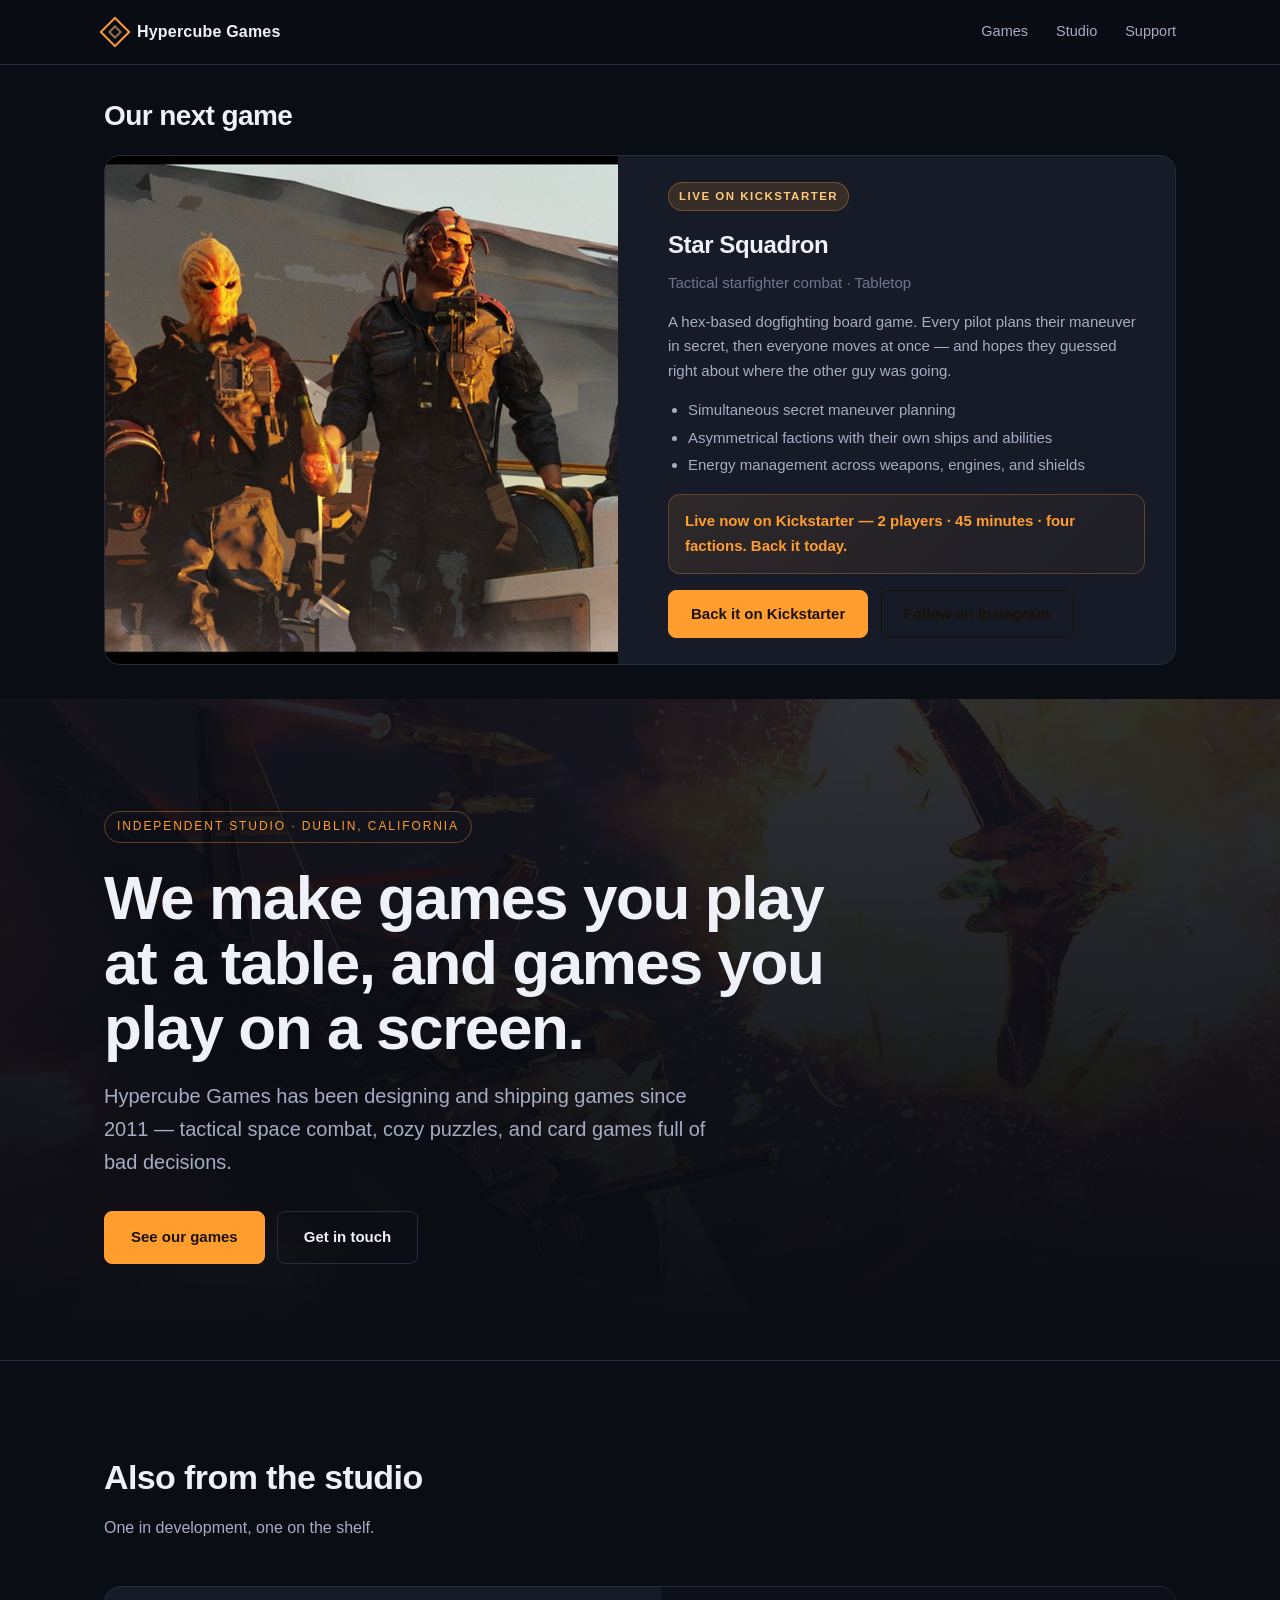
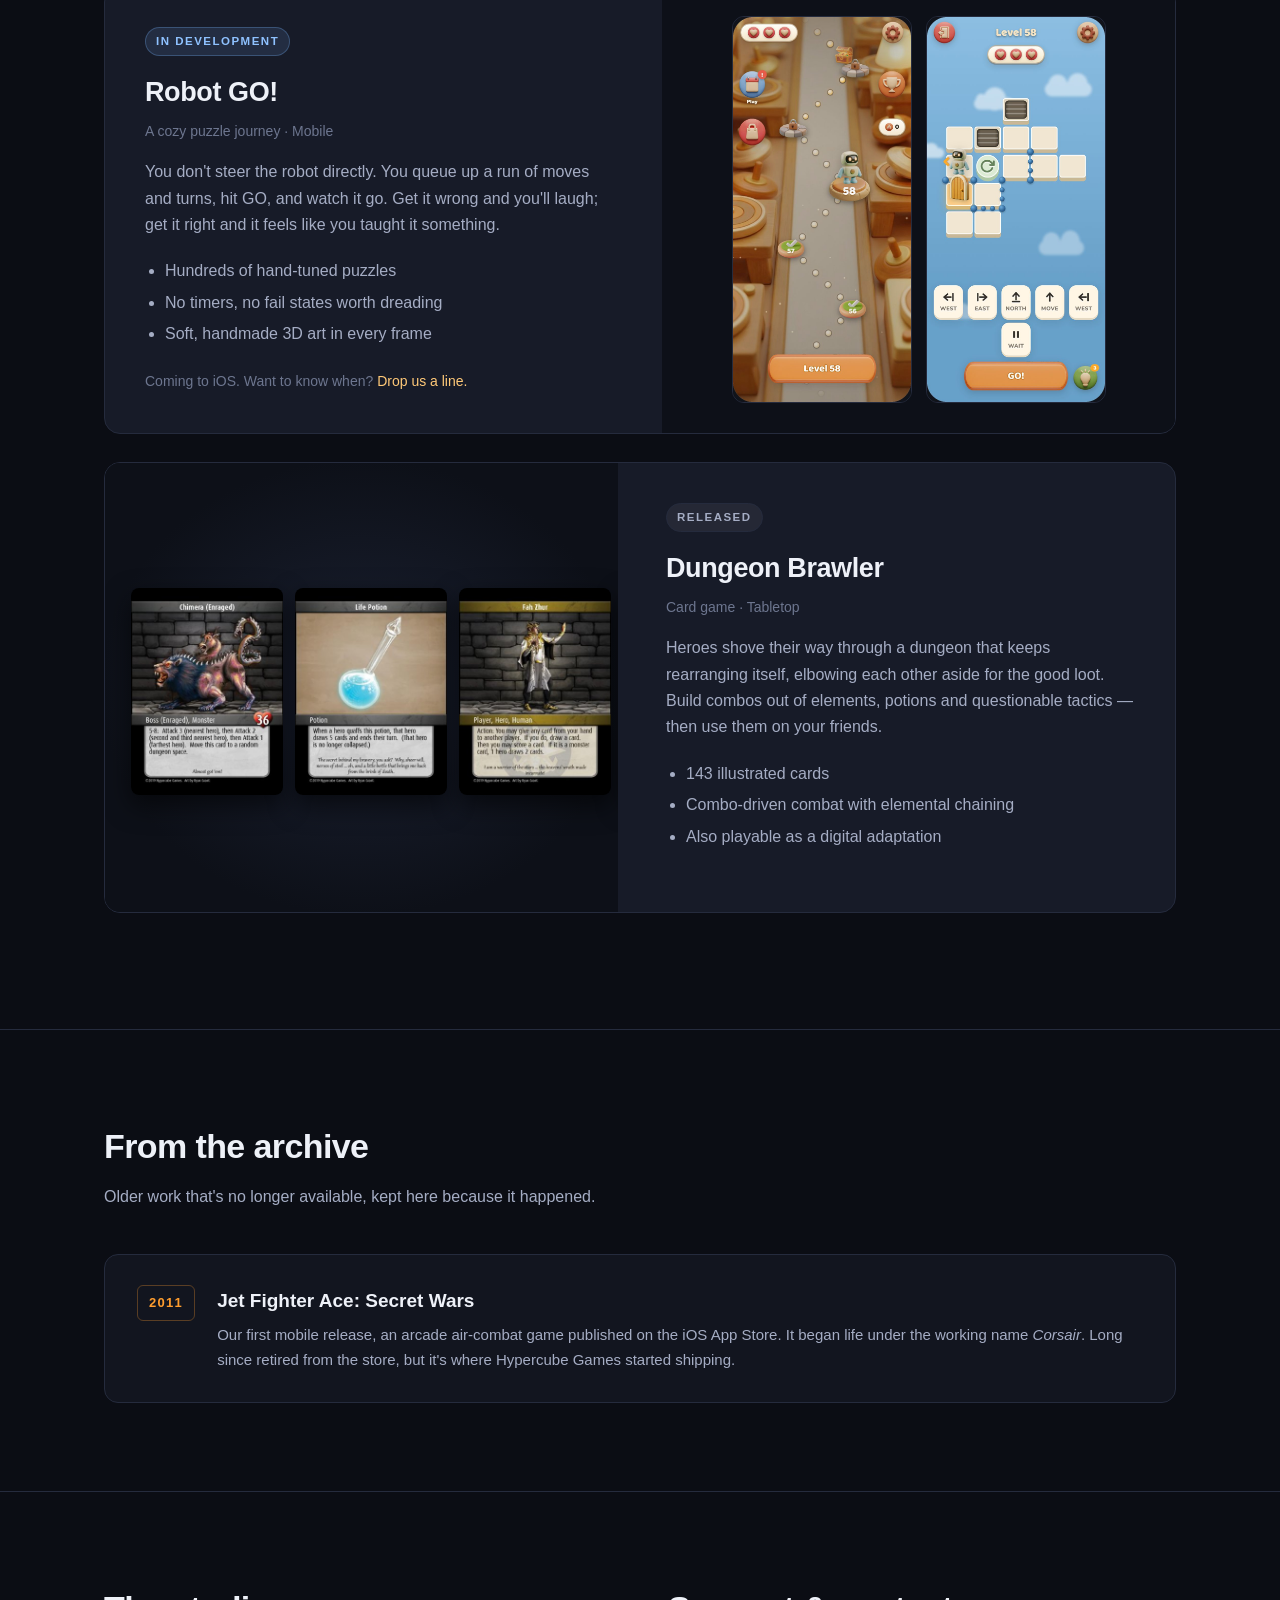
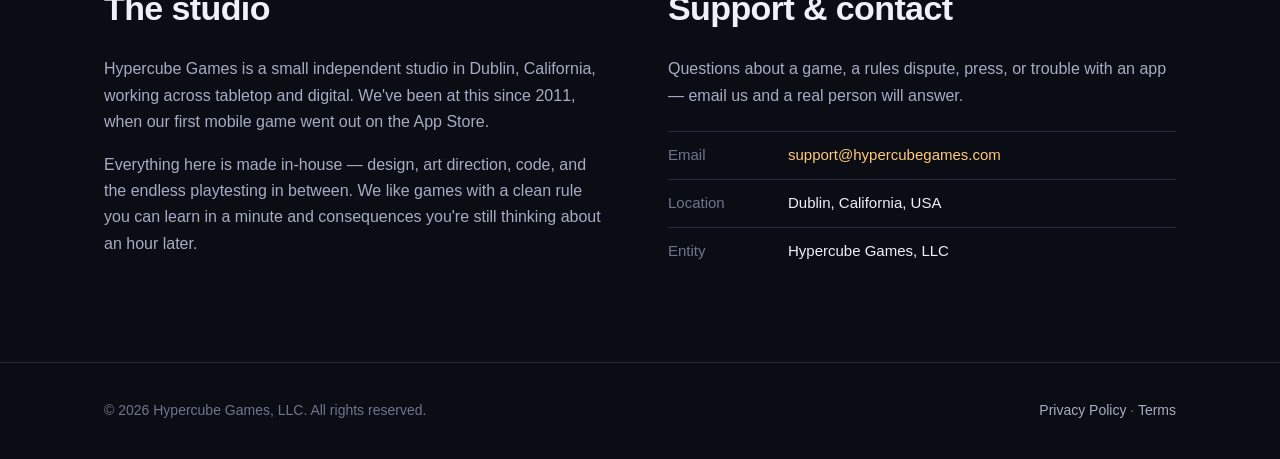
<file: index.html>
<!DOCTYPE html>
<html lang="en">
<head>
<meta charset="utf-8">
<meta name="viewport" content="width=device-width, initial-scale=1">
<title>Hypercube Games — Board games and video games from Dublin, California</title>
<meta name="description" content="Hypercube Games, LLC is an independent game studio in Dublin, California. Makers of Star Squadron, Robot GO!, and Dungeon Brawler.">
<meta property="og:title" content="Hypercube Games">
<meta property="og:description" content="An independent game studio in Dublin, California. Tabletop and digital.">
<meta property="og:image" content="assets/ss-hero.jpg">
<meta property="og:type" content="website">
<link rel="icon" href="assets/rg-icon.png">
<meta name="google-site-verification" content="zK3s972qiWRnH2v7gtydm9YSPSgqgPANBA2mOZo1n_E" />
<style>
  :root{
    --bg:#0b0d14;
    --bg-2:#12151f;
    --panel:#171b28;
    --line:#252b3d;
    --ink:#eef1f8;
    --ink-2:#a5adc4;
    --ink-3:#6d768f;
    --accent:#ff9d2e;
    --accent-2:#ffc978;
    --max:1120px;
  }
  *{box-sizing:border-box}
  html{scroll-behavior:smooth}
  body{
    margin:0;
    background:var(--bg);
    color:var(--ink);
    font:16px/1.65 -apple-system,BlinkMacSystemFont,"Segoe UI",Roboto,Helvetica,Arial,sans-serif;
    -webkit-font-smoothing:antialiased;
  }
  a{color:var(--accent-2);text-decoration:none}
  a:hover{text-decoration:underline}
  img{max-width:100%;display:block}
  .wrap{max-width:var(--max);margin:0 auto;padding:0 24px}

  /* ---------- header ---------- */
  header{
    position:sticky;top:0;z-index:50;
    background:rgba(11,13,20,.82);
    backdrop-filter:blur(12px);
    border-bottom:1px solid var(--line);
  }
  .nav{display:flex;align-items:center;justify-content:space-between;height:64px}
  .brand{display:flex;align-items:center;gap:11px;font-weight:700;letter-spacing:.2px;color:var(--ink)}
  .brand:hover{text-decoration:none}
  .cube{
    width:22px;height:22px;flex:none;
    border:2px solid var(--accent);
    transform:rotate(45deg);
    position:relative;
  }
  .cube::after{
    content:"";position:absolute;inset:4px;
    border:2px solid var(--accent-2);opacity:.55;
  }
  .nav nav{display:flex;gap:28px;font-size:14.5px}
  .nav nav a{color:var(--ink-2)}
  .nav nav a:hover{color:var(--ink);text-decoration:none}
  @media(max-width:620px){ .nav nav{gap:18px;font-size:13.5px} .brand span{display:none} }

  /* ---------- hero ---------- */
  .hero{position:relative;overflow:hidden;border-bottom:1px solid var(--line)}
  .hero-bg{
    position:absolute;inset:0;
    background:url(assets/ss-hero.jpg) center 40%/cover no-repeat;
    opacity:.34;
    filter:saturate(.9);
  }
  .hero-bg::after{
    content:"";position:absolute;inset:0;
    background:linear-gradient(180deg,rgba(11,13,20,.55) 0%,rgba(11,13,20,.8) 55%,var(--bg) 100%);
  }
  .hero-in{position:relative;padding:112px 0 96px;max-width:720px}
  .kicker{
    display:inline-block;font-size:12px;letter-spacing:.16em;text-transform:uppercase;
    color:var(--accent);border:1px solid rgba(255,157,46,.35);
    padding:5px 12px;border-radius:99px;margin-bottom:22px;
  }
  h1{
    font-size:clamp(38px,6.2vw,62px);line-height:1.05;margin:0 0 20px;
    letter-spacing:-1.4px;font-weight:800;
  }
  .lede{font-size:clamp(17px,2.2vw,20px);color:var(--ink-2);margin:0 0 32px;max-width:620px}
  .btn{
    display:inline-block;padding:13px 26px;border-radius:8px;font-weight:650;font-size:15px;
    background:var(--accent);color:#1a1205;border:1px solid var(--accent);
  }
  .btn:hover{background:var(--accent-2);border-color:var(--accent-2);text-decoration:none}
  .btn.ghost{background:transparent;color:var(--ink);border-color:var(--line)}
  .btn.ghost:hover{border-color:var(--ink-3);background:rgba(255,255,255,.04)}
  .btn-row{display:flex;gap:12px;flex-wrap:wrap}

  /* ---------- sections ---------- */
  section{padding:88px 0}
  section + section{border-top:1px solid var(--line)}
  .sec-head{margin-bottom:44px;max-width:640px}
  .sec-head h2{font-size:clamp(26px,3.6vw,34px);margin:0 0 10px;letter-spacing:-.6px;font-weight:750}
  .sec-head p{color:var(--ink-2);margin:0}

  /* ---------- game cards ---------- */
  .game{
    display:grid;grid-template-columns:1fr 1fr;gap:44px;align-items:center;
    background:var(--panel);border:1px solid var(--line);border-radius:16px;
    overflow:hidden;margin-bottom:28px;
  }
  .game.flip .game-art{order:2}
  .game-art{background:#0d1018;height:100%;display:flex;align-items:center;justify-content:center;padding:0;min-width:0}
  .game-body{min-width:0}
  .game-art img{width:100%;height:100%;object-fit:cover;min-height:280px}
  .game-body{padding:40px 40px 40px 4px}
  .game.flip .game-body{padding:40px 4px 40px 40px}
  @media(max-width:820px){
    .game{grid-template-columns:1fr;gap:0}
    .game.flip .game-art{order:0}
    .game-body,.game.flip .game-body{padding:32px 28px}
    .game-art img{min-height:200px;max-height:320px}
  }
  @media(max-width:620px){
    .shots{
      display:grid;grid-template-columns:1fr 1fr;gap:10px;
      padding:20px;overflow:visible;height:auto;
    }
    .shots img{width:100%;max-height:none;max-width:100%}
    /* cards stay a horizontal scroller on phones — a 12-card grid would be four rows tall */
    .cards-strip{padding:20px 20px 14px;gap:10px}
    .cards-strip img{width:128px;max-height:none}
    .kicker{font-size:11px;letter-spacing:.1em}
  }
  .tag{
    display:inline-block;font-size:11.5px;letter-spacing:.13em;text-transform:uppercase;
    padding:4px 10px;border-radius:99px;margin-bottom:14px;font-weight:650;
  }
  .tag.live{background:rgba(255,157,46,.14);color:var(--accent-2);border:1px solid rgba(255,157,46,.3)}
  .tag.dev{background:rgba(120,180,255,.12);color:#8fc2ff;border:1px solid rgba(120,180,255,.28)}
  .tag.out{background:rgba(255,255,255,.06);color:var(--ink-2);border:1px solid var(--line)}
  .game h3{font-size:27px;margin:0 0 6px;letter-spacing:-.4px;font-weight:750}
  .game .sub{color:var(--ink-3);font-size:14px;margin:0 0 16px}
  .game p{color:var(--ink-2);margin:0 0 20px}
  .game ul{color:var(--ink-2);margin:0 0 22px;padding-left:20px}
  .game ul li{margin-bottom:5px}

  /* ---------- launch countdown ---------- */
  .launch{
    background:linear-gradient(135deg,rgba(255,157,46,.10),rgba(255,157,46,.03));
    border:1px solid rgba(255,157,46,.26);
    border-radius:12px;padding:18px 20px;margin:0 0 22px;
  }
  .launch-date{
    font-size:12px;letter-spacing:.13em;text-transform:uppercase;
    color:var(--accent-2);font-weight:650;margin-bottom:14px;
  }
  .countdown{display:flex;gap:10px}
  .cd-unit{
    flex:1;min-width:0;text-align:center;
    background:rgba(0,0,0,.28);border:1px solid var(--line);
    border-radius:9px;padding:10px 4px;
  }
  .cd-num{
    display:block;font-size:26px;font-weight:750;color:var(--ink);
    line-height:1.15;font-variant-numeric:tabular-nums;letter-spacing:-.5px;
  }
  .cd-lab{
    display:block;font-size:10.5px;letter-spacing:.1em;text-transform:uppercase;
    color:var(--ink-3);margin-top:3px;
  }
  .launch.live .launch-date{color:var(--accent);margin-bottom:0;font-size:15px;letter-spacing:0;text-transform:none}

  /* ---------- featured section: compact so it fits one screen ---------- */
  .featured{padding:28px 0 34px}
  .featured .sec-head{margin-bottom:16px}
  .featured .sec-head h2{font-size:clamp(22px,2.8vw,28px);margin-bottom:5px}
  .featured .sec-head p{font-size:15px}
  .featured .game{margin-bottom:0}
  .featured .game-body{padding:26px 30px 26px 6px}
  .featured .game h3{font-size:24px}
  .featured .game .sub{margin-bottom:12px}
  .featured .game > .game-body > p{margin-bottom:14px;font-size:15px}
  .featured .game ul{margin-bottom:16px;font-size:15px}
  .featured .game ul li{margin-bottom:3px}
  .featured .game-art img{min-height:0}
  .featured .launch{padding:14px 16px;margin-bottom:16px}
  .featured .launch-date{margin-bottom:10px;font-size:11px}
  .featured .cd-unit{padding:7px 4px}
  .featured .cd-num{font-size:21px}
  .featured .btn{padding:11px 22px}
  @media(max-width:620px){
    .cd-num{font-size:22px}
    .countdown{gap:7px}
  }

  /* screenshot strip */
  .shots{
    display:flex;gap:14px;padding:26px;background:#0d1018;overflow-x:auto;
    min-width:0;max-width:100%;justify-content:safe center;width:100%;
  }
  .shots img{
    width:180px;flex:none;border-radius:12px;border:1px solid var(--line);
    min-height:0;height:auto;object-fit:contain;
  }
  .cards-strip{
    display:flex;gap:12px;padding:26px 26px 18px;overflow-x:auto;
    align-items:center;justify-content:flex-start;height:100%;width:100%;min-width:0;max-width:100%;
    background:radial-gradient(ellipse at center,#1b2132 0%,#0d1018 72%);
    scroll-snap-type:x proximity;scrollbar-width:thin;
    scrollbar-color:rgba(255,157,46,.5) rgba(255,255,255,.06);
  }
  .cards-strip:focus-visible{outline:2px solid var(--accent);outline-offset:-2px}
  .cards-strip::-webkit-scrollbar{height:8px}
  .cards-strip::-webkit-scrollbar-track{background:rgba(255,255,255,.06);border-radius:99px}
  .cards-strip::-webkit-scrollbar-thumb{background:rgba(255,157,46,.5);border-radius:99px}
  .cards-strip::-webkit-scrollbar-thumb:hover{background:rgba(255,157,46,.75)}
  .cards-strip img{
    width:152px;flex:none;border-radius:8px;height:auto;min-height:0;object-fit:contain;
    box-shadow:0 10px 26px rgba(0,0,0,.6);scroll-snap-align:center;
    transition:transform .18s ease;
  }
  .cards-strip img:hover{transform:translateY(-6px)}

  /* ---------- archive ---------- */
  .archive{
    background:var(--bg-2);border:1px solid var(--line);border-radius:14px;
    padding:30px 32px;display:flex;gap:22px;align-items:flex-start;
  }
  .archive .yr{
    font-size:13px;font-weight:700;color:var(--accent);letter-spacing:.1em;
    border:1px solid rgba(255,157,46,.3);border-radius:6px;padding:6px 11px;flex:none;
  }
  .archive h3{margin:0 0 6px;font-size:19px;font-weight:700}
  .archive p{margin:0;color:var(--ink-2);font-size:15px}
  @media(max-width:620px){ .archive{flex-direction:column;gap:14px} }

  /* ---------- studio / support ---------- */
  .cols{display:grid;grid-template-columns:1fr 1fr;gap:56px}
  @media(max-width:820px){ .cols{grid-template-columns:1fr;gap:40px} }
  .cols p{color:var(--ink-2)}
  .info{list-style:none;padding:0;margin:22px 0 0;font-size:15px}
  .info li{padding:11px 0;border-top:1px solid var(--line);display:flex;gap:16px}
  .info .k{color:var(--ink-3);width:104px;flex:none}
  .info .v{color:var(--ink)}

  footer{border-top:1px solid var(--line);padding:36px 0;color:var(--ink-3);font-size:14px}
  .foot{display:flex;justify-content:space-between;gap:20px;flex-wrap:wrap;align-items:center}
  .foot a{color:var(--ink-2)}
</style>
</head>
<body>

<header>
  <div class="wrap nav">
    <a class="brand" href="#top"><span class="cube" aria-hidden="true"></span><span>Hypercube Games</span></a>
    <nav>
      <a href="#games">Games</a>
      <a href="#studio">Studio</a>
      <a href="#support">Support</a>
    </nav>
  </div>
</header>

<section id="top" class="featured">
  <div class="wrap">
    <div class="sec-head">
      <h2>Our next game</h2>
    </div>

    <!-- Star Squadron -->
    <article class="game">
      <div class="game-art"><img src="assets/ss-pilots.jpg" alt="Star Squadron pilots resting beside their fighters at sunset"></div>
      <div class="game-body">
        <span class="tag live">Live on Kickstarter</span>
        <h3>Star Squadron</h3>
        <p class="sub">Tactical starfighter combat · Tabletop</p>
        <p>A hex-based dogfighting board game. Every pilot plans their maneuver in secret, then everyone moves at once — and hopes they guessed right about where the other guy was going.</p>
        <ul>
          <li>Simultaneous secret maneuver planning</li>
          <li>Asymmetrical factions with their own ships and abilities</li>
          <li>Energy management across weapons, engines, and shields</li>
        </ul>
        <div class="launch live">
          <div class="launch-date" id="launch-label">Live now on Kickstarter — 2 players · 45 minutes · four factions. Back it today.</div>
        </div>
        <a class="btn" href="https://www.kickstarter.com/projects/hypercubegames/star-squadron-tactical-starfighter-battle-board-game?ref=website" target="_blank" rel="noopener">Back it on Kickstarter</a>
        <a class="btn" style="margin-left:8px;background:transparent;border:1px solid currentColor" href="https://www.instagram.com/hypercube.games/" target="_blank" rel="noopener">Follow on Instagram</a>
      </div>
    </article>
  </div>
</section>

<div class="hero">
  <div class="hero-bg" aria-hidden="true"></div>
  <div class="wrap">
    <div class="hero-in">
      <span class="kicker">Independent studio · Dublin, California</span>
      <h1>We make games you play at a table, and games you play on a screen.</h1>
      <p class="lede">Hypercube Games has been designing and shipping games since 2011 — tactical space combat, cozy puzzles, and card games full of bad decisions.</p>
      <div class="btn-row">
        <a class="btn" href="#games">See our games</a>
        <a class="btn ghost" href="#support">Get in touch</a>
      </div>
    </div>
  </div>
</div>

<section id="games">
  <div class="wrap">
    <div class="sec-head">
      <h2>Also from the studio</h2>
      <p>One in development, one on the shelf.</p>
    </div>

    <!-- Robot GO! -->
    <article class="game flip">
      <div class="game-art">
        <div class="shots">
          <img src="assets/rg-home.jpg" alt="Robot GO! level map winding through a toymaker's workshop">
          <img src="assets/rg-gameplay.jpg" alt="Robot GO! puzzle board with movement commands queued below">
        </div>
      </div>
      <div class="game-body">
        <span class="tag dev">In development</span>
        <h3>Robot GO!</h3>
        <p class="sub">A cozy puzzle journey · Mobile</p>
        <p>You don't steer the robot directly. You queue up a run of moves and turns, hit GO, and watch it go. Get it wrong and you'll laugh; get it right and it feels like you taught it something.</p>
        <ul>
          <li>Hundreds of hand-tuned puzzles</li>
          <li>No timers, no fail states worth dreading</li>
          <li>Soft, handmade 3D art in every frame</li>
        </ul>
        <p style="color:var(--ink-3);font-size:14px;margin:0">Coming to iOS. Want to know when? <a href="#support">Drop us a line.</a></p>
      </div>
    </article>

    <!-- Dungeon Brawler -->
    <article class="game">
      <div class="game-art">
        <div class="cards-strip" tabindex="0" role="region" aria-label="Dungeon Brawler cards — scroll for more">
          <img src="assets/db-07.jpg" alt="Chimera boss card">
          <img src="assets/db-01.jpg" alt="Life Potion card">
          <img src="assets/db-12.jpg" alt="Fah Zhur hero card">
          <img src="assets/db-06.jpg" alt="Bane spell card" loading="lazy">
          <img src="assets/db-04.jpg" alt="Falcon familiar card" loading="lazy">
          <img src="assets/db-09.jpg" alt="Orc Warrior monster card" loading="lazy">
          <img src="assets/db-03.jpg" alt="Masterful Surge card" loading="lazy">
          <img src="assets/db-11.jpg" alt="Kliffforge hero card" loading="lazy">
          <img src="assets/db-02.jpg" alt="Bless card" loading="lazy">
          <img src="assets/db-08.jpg" alt="Water Elemental monster card" loading="lazy">
          <img src="assets/db-05.jpg" alt="Glaive weapon card" loading="lazy">
          <img src="assets/db-10.jpg" alt="Imp Acolyte monster card" loading="lazy">
        </div>
      </div>
      <div class="game-body">
        <span class="tag out">Released</span>
        <h3>Dungeon Brawler</h3>
        <p class="sub">Card game · Tabletop</p>
        <p>Heroes shove their way through a dungeon that keeps rearranging itself, elbowing each other aside for the good loot. Build combos out of elements, potions and questionable tactics — then use them on your friends.</p>
        <ul>
          <li>143 illustrated cards</li>
          <li>Combo-driven combat with elemental chaining</li>
          <li>Also playable as a digital adaptation</li>
        </ul>
      </div>
    </article>
  </div>
</section>

<section id="archive">
  <div class="wrap">
    <div class="sec-head">
      <h2>From the archive</h2>
      <p>Older work that's no longer available, kept here because it happened.</p>
    </div>
    <div class="archive">
      <span class="yr">2011</span>
      <div>
        <h3>Jet Fighter Ace: Secret Wars</h3>
        <p>Our first mobile release, an arcade air-combat game published on the iOS App Store. It began life under the working name <em>Corsair</em>. Long since retired from the store, but it's where Hypercube Games started shipping.</p>
      </div>
    </div>
  </div>
</section>

<section id="studio">
  <div class="wrap">
    <div class="cols">
      <div>
        <div class="sec-head" style="margin-bottom:20px">
          <h2>The studio</h2>
        </div>
        <p>Hypercube Games is a small independent studio in Dublin, California, working across tabletop and digital. We've been at this since 2011, when our first mobile game went out on the App Store.</p>
        <p>Everything here is made in-house — design, art direction, code, and the endless playtesting in between. We like games with a clean rule you can learn in a minute and consequences you're still thinking about an hour later.</p>
      </div>
      <div id="support">
        <div class="sec-head" style="margin-bottom:20px">
          <h2>Support &amp; contact</h2>
        </div>
        <p>Questions about a game, a rules dispute, press, or trouble with an app — email us and a real person will answer.</p>
        <ul class="info">
          <li><span class="k">Email</span><span class="v"><a href="mailto:support@hypercubegames.com">support@hypercubegames.com</a></span></li>
          <li><span class="k">Location</span><span class="v">Dublin, California, USA</span></li>
          <li><span class="k">Entity</span><span class="v">Hypercube Games, LLC</span></li>
        </ul>
      </div>
    </div>
  </div>
</section>

<footer>
  <div class="wrap foot">
    <span>© 2026 Hypercube Games, LLC. All rights reserved.</span>
    <span><a href="privacy.html">Privacy Policy</a> · <a href="terms.html">Terms</a></span>
  </div>
</footer>

<script>
(function () {
  var box = document.getElementById('launch');
  if (!box) return;
  var target = new Date(box.dataset.launch).getTime();
  var label = document.getElementById('launch-label');
  var grid  = document.getElementById('countdown');
  var cells = {};
  [].forEach.call(grid.querySelectorAll('[data-unit]'), function (el) {
    cells[el.dataset.unit] = el;
  });

  function pad(n) { return n < 10 ? '0' + n : '' + n; }

  function tick() {
    var left = target - Date.now();
    if (left <= 0) {
      box.classList.add('live');
      label.textContent = 'Live now on Kickstarter — back it today.';
      grid.style.display = 'none';
      clearInterval(timer);
      return;
    }
    var s = Math.floor(left / 1000);
    cells.days.textContent    = Math.floor(s / 86400);
    cells.hours.textContent   = pad(Math.floor(s % 86400 / 3600));
    cells.minutes.textContent = pad(Math.floor(s % 3600 / 60));
    cells.seconds.textContent = pad(s % 60);
  }

  tick();
  var timer = setInterval(tick, 1000);
})();
</script>
</body>
</html>
</file>
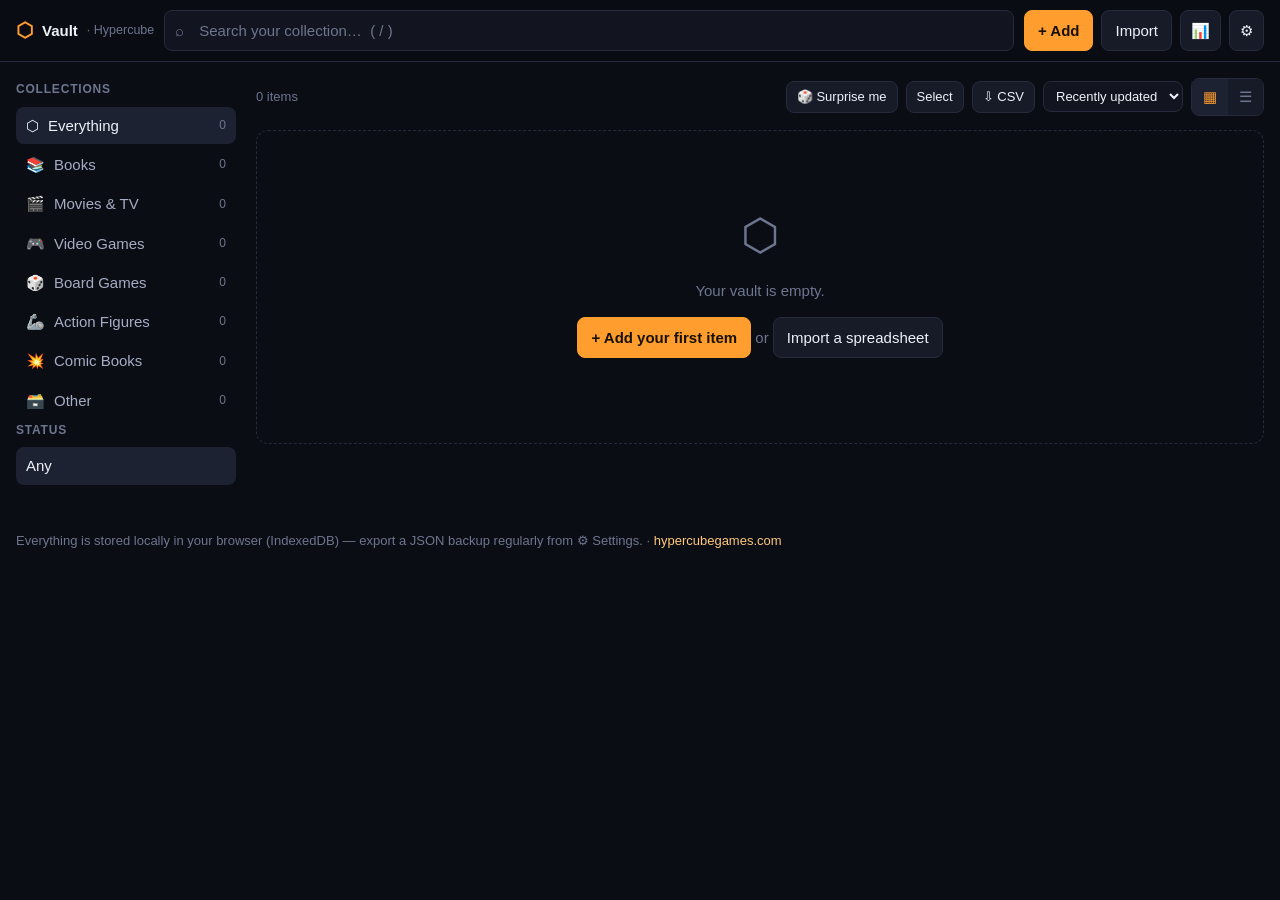
<file: collection/index.html>
<!DOCTYPE html>
<html lang="en">
<head>
<meta charset="utf-8">
<meta name="viewport" content="width=device-width, initial-scale=1">
<title>Vault — Hypercube Collection Manager</title>
<meta name="description" content="Track your books, movies, video games, board games, action figures, comics, and more. Local-first collection manager by Hypercube Games.">
<meta name="theme-color" content="#0b0d14">
<link rel="manifest" href="manifest.webmanifest">
<link rel="icon" href="icons/icon-192.png">
<link rel="apple-touch-icon" href="icons/icon-192.png">
<link rel="stylesheet" href="css/app.css">
</head>
<body>

<header class="app">
  <div class="topbar">
    <a class="brand" href="./"><span class="cube">⬡</span> Vault <small>· Hypercube</small></a>
    <div class="searchwrap">
      <span class="mag">⌕</span>
      <input id="search" type="search" placeholder="Search your collection…  ( / )" autocomplete="off">
    </div>
    <div class="topbtns">
      <button class="btn primary" id="btn-add">+ Add</button>
      <button class="btn" id="btn-import">Import</button>
      <button class="btn icon" id="btn-stats" title="Stats">📊</button>
      <button class="btn icon" id="btn-settings" title="Settings">⚙︎</button>
    </div>
  </div>
</header>

<div class="shell">
  <aside class="side" id="sidebar"></aside>
  <main>
    <div class="toolbar" id="toolbar"></div>
    <div id="items"></div>
  </main>
</div>

<footer class="app">
  Everything is stored locally in your browser (IndexedDB) — export a JSON backup regularly from ⚙︎ Settings.
  · <a href="/">hypercubegames.com</a>
</footer>

<div id="modal-root"></div>
<div id="toast-root"></div>

<script type="module" src="js/app.js"></script>
<script>
  if ('serviceWorker' in navigator && location.protocol === 'https:') {
    navigator.serviceWorker.register('sw.js');
  }
</script>
</body>
</html>
</file>
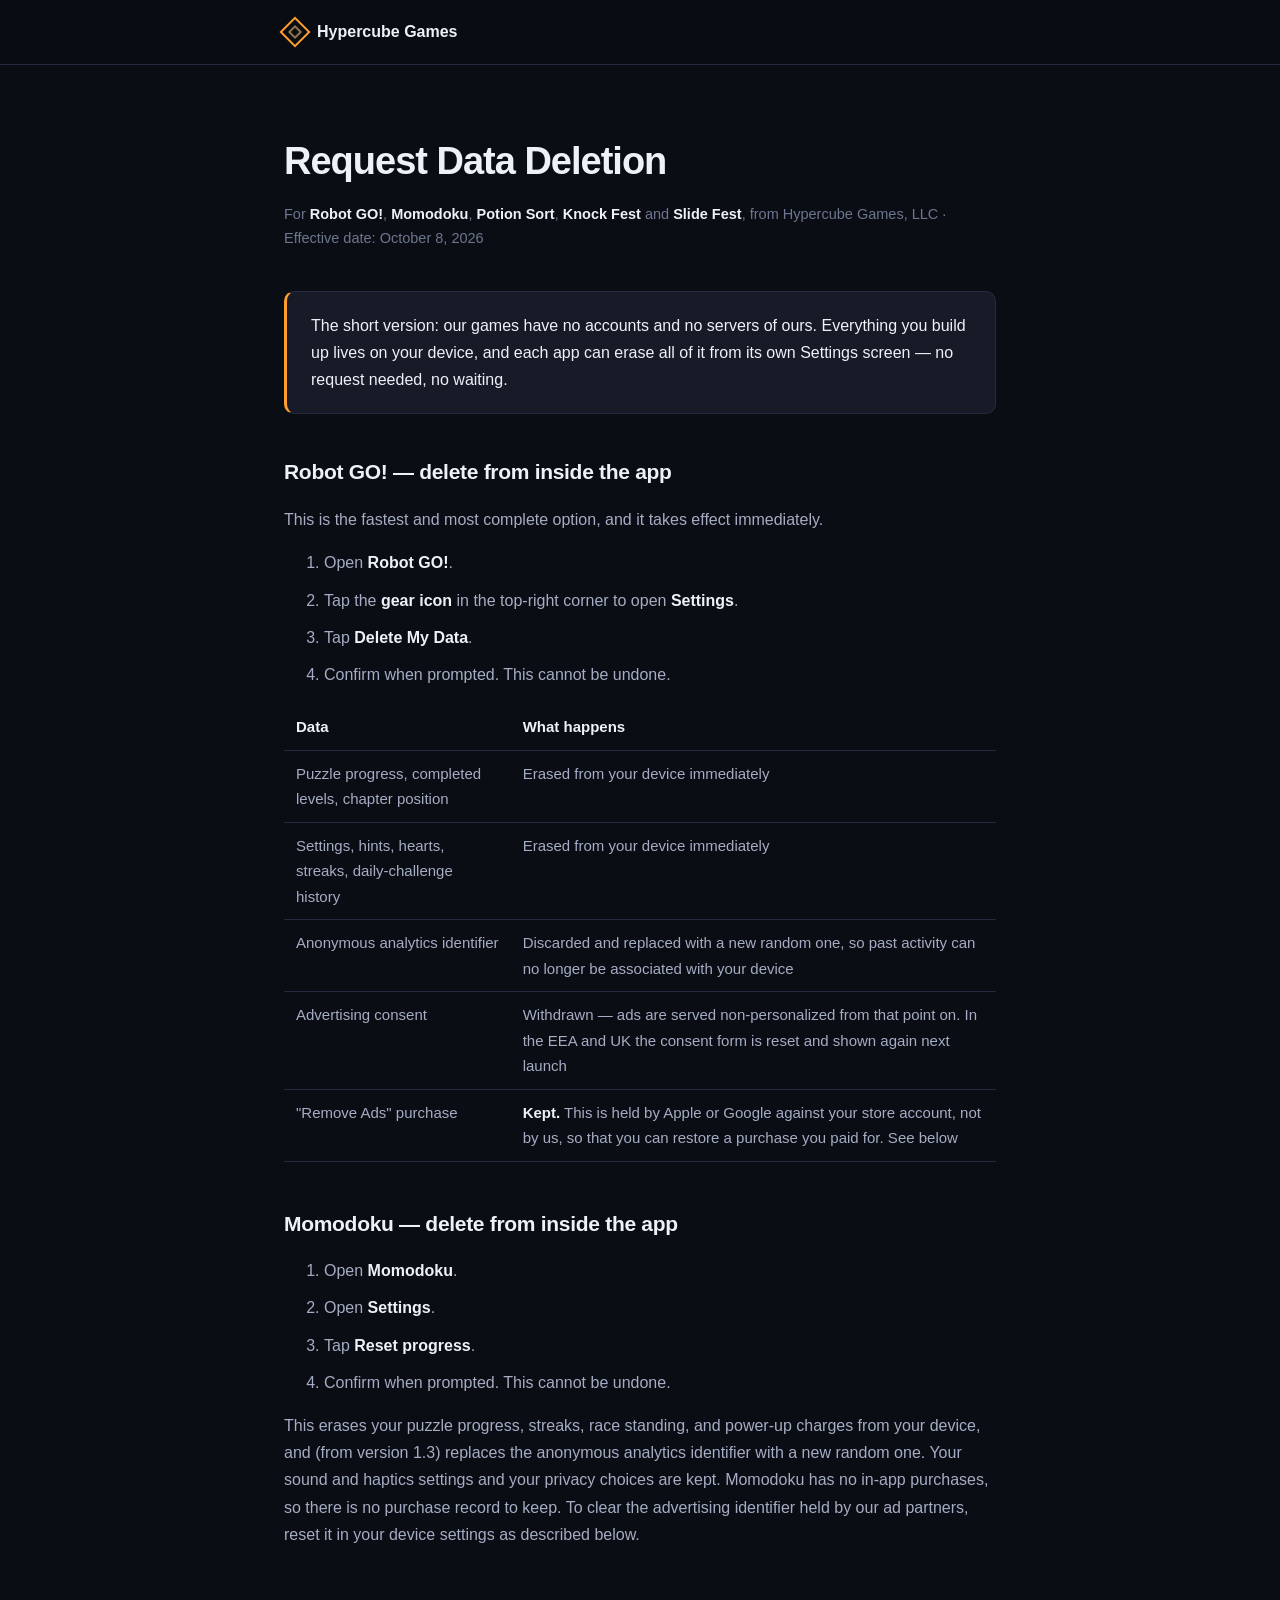
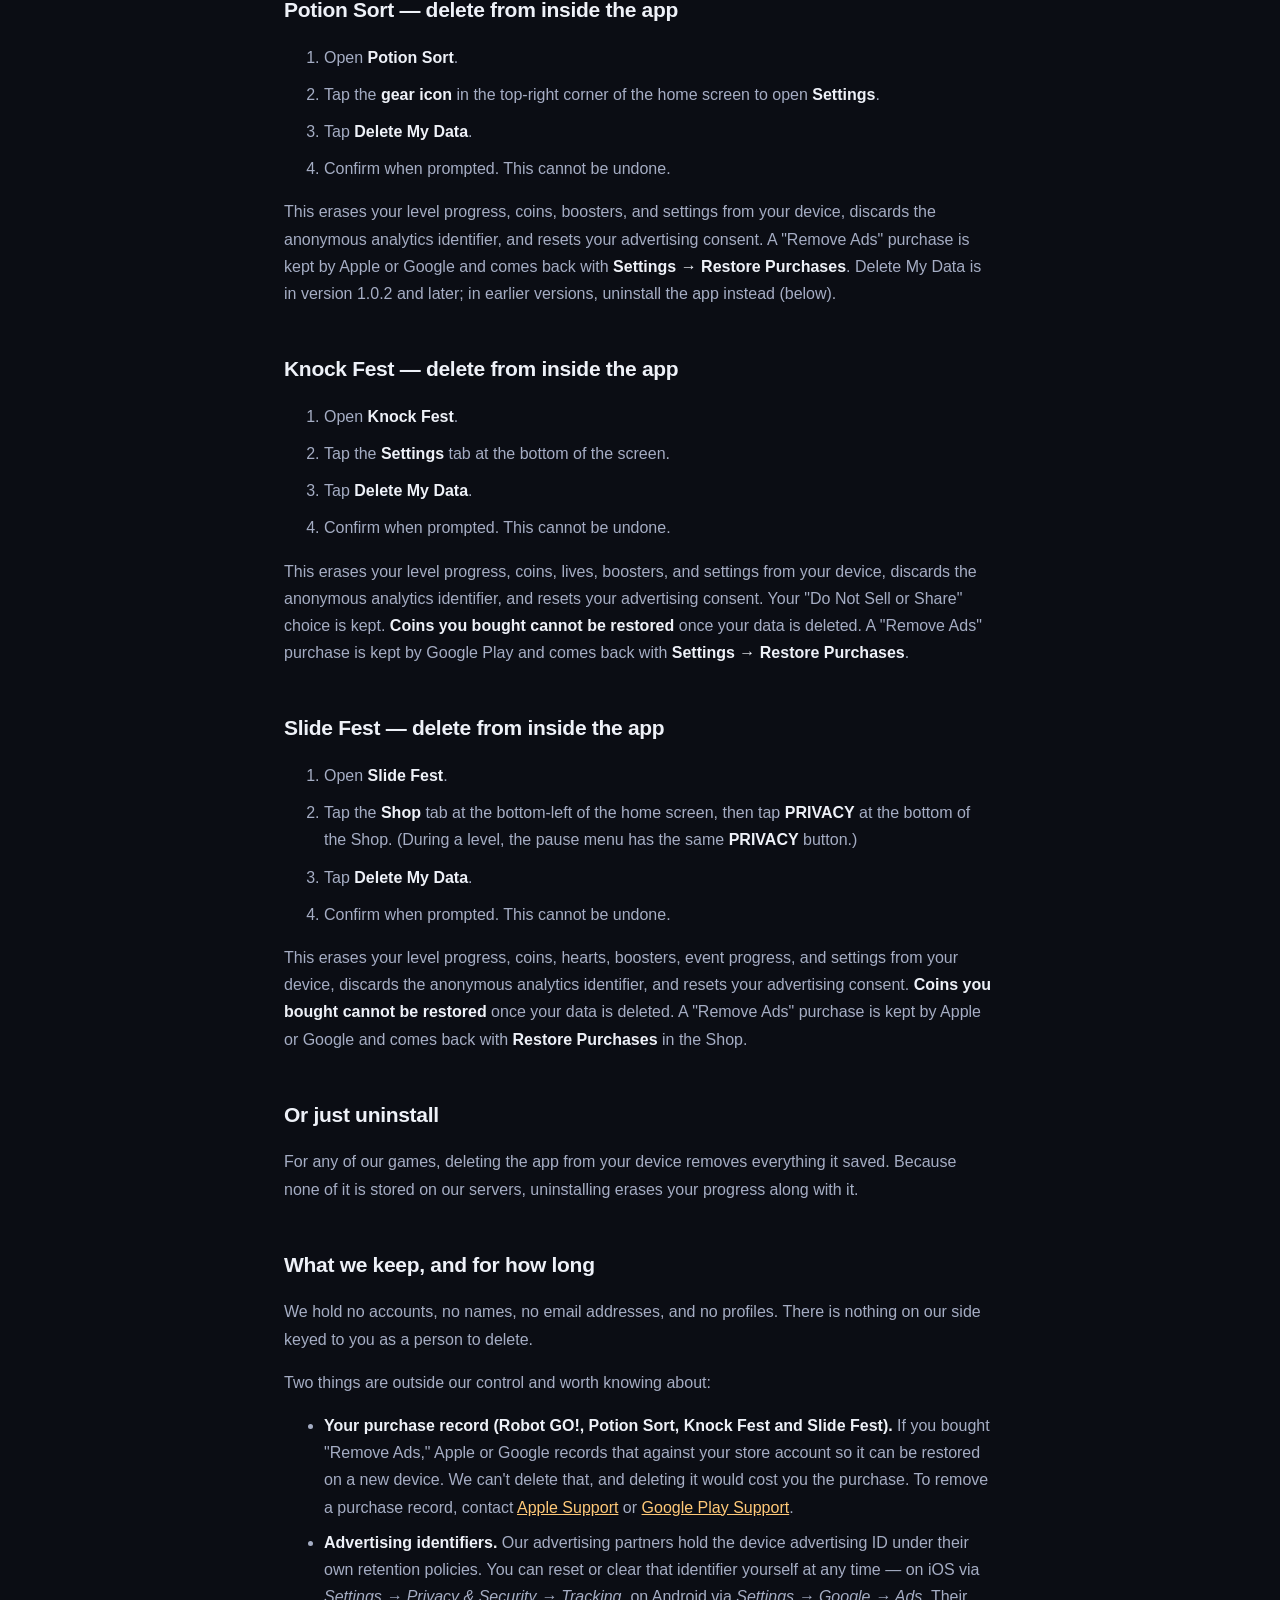
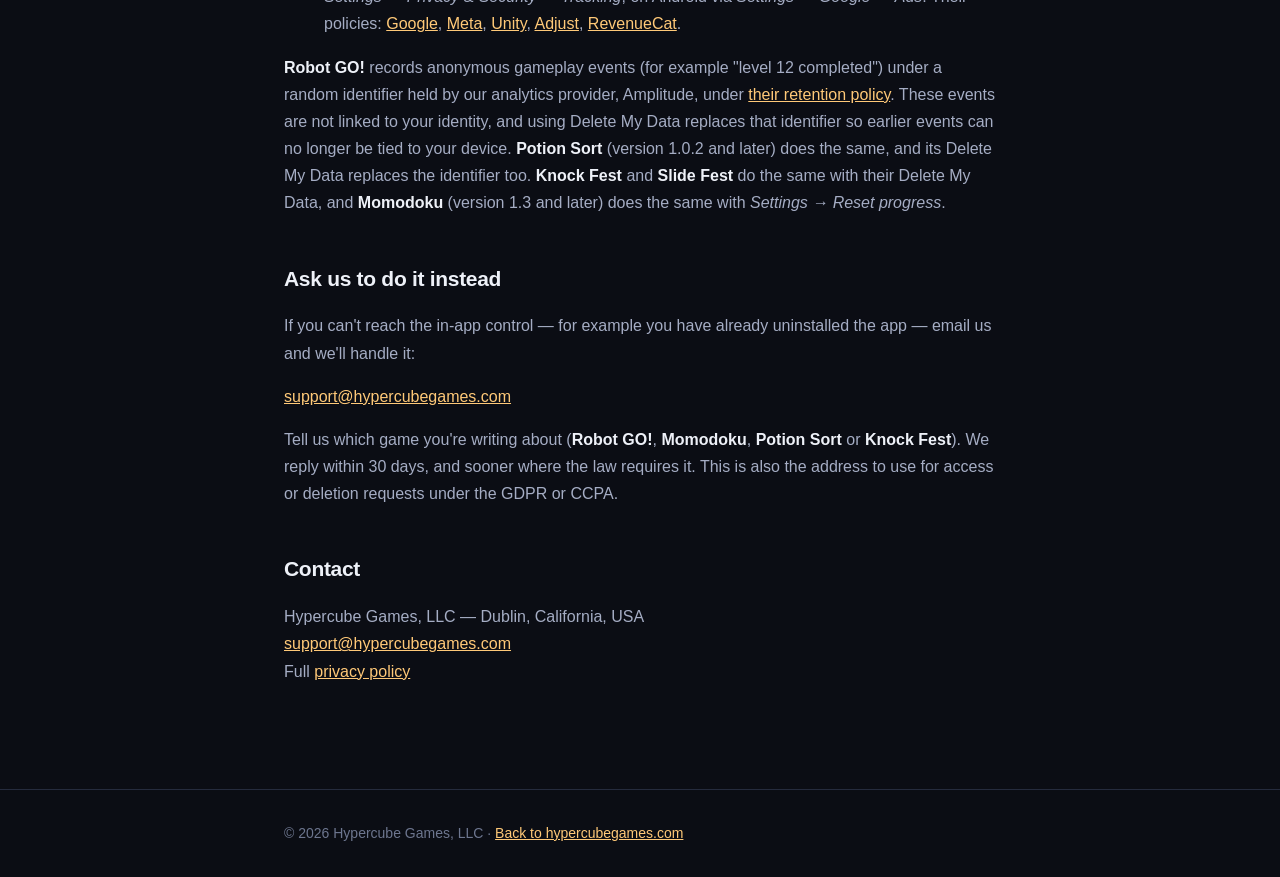
<file: delete-data.html>
<!DOCTYPE html>
<html lang="en">
<head>
<meta charset="utf-8">
<meta name="viewport" content="width=device-width, initial-scale=1">
<title>Request Data Deletion — Hypercube Games</title>
<meta name="description" content="How to delete your data from Robot GO!, Momodoku, Potion Sort, Knock Fest and Slide Fest, the mobile games from Hypercube Games, LLC.">
<link rel="icon" href="assets/rg-icon.png">
<style>
  :root{
    --bg:#0b0d14;--panel:#171b28;--line:#252b3d;
    --ink:#eef1f8;--ink-2:#a5adc4;--ink-3:#6d768f;
    --accent:#ff9d2e;--accent-2:#ffc978;
  }
  *{box-sizing:border-box}
  body{
    margin:0;background:var(--bg);color:var(--ink);
    font:16px/1.7 -apple-system,BlinkMacSystemFont,"Segoe UI",Roboto,Helvetica,Arial,sans-serif;
    -webkit-font-smoothing:antialiased;
  }
  a{color:var(--accent-2)}
  .wrap{max-width:760px;margin:0 auto;padding:0 24px}
  header{border-bottom:1px solid var(--line);background:rgba(11,13,20,.9)}
  .nav{display:flex;align-items:center;height:64px;max-width:760px;margin:0 auto;padding:0 24px}
  .brand{display:flex;align-items:center;gap:11px;font-weight:700;color:var(--ink);text-decoration:none}
  .cube{width:22px;height:22px;border:2px solid var(--accent);transform:rotate(45deg);position:relative}
  .cube::after{content:"";position:absolute;inset:4px;border:2px solid var(--accent-2);opacity:.55}
  main{padding:64px 0 88px}
  h1{font-size:38px;letter-spacing:-1px;margin:0 0 8px;font-weight:800}
  .eff{color:var(--ink-3);font-size:14.5px;margin:0 0 40px}
  h2{font-size:21px;margin:44px 0 12px;font-weight:700;letter-spacing:-.3px}
  h2:first-of-type{margin-top:0}
  h3{font-size:17px;margin:28px 0 8px;font-weight:700}
  p,li{color:var(--ink-2)}
  li{margin-bottom:8px}
  ol li{margin-bottom:10px}
  strong{color:var(--ink)}
  table{border-collapse:collapse;width:100%;margin:16px 0 8px;font-size:15px}
  th,td{text-align:left;padding:10px 12px;border-bottom:1px solid var(--line);vertical-align:top}
  th{color:var(--ink);font-weight:700}
  td{color:var(--ink-2)}
  .callout{
    background:var(--panel);border:1px solid var(--line);border-left:3px solid var(--accent);
    border-radius:10px;padding:20px 24px;margin:0 0 40px;
  }
  .callout p{margin:0;color:var(--ink)}
  footer{border-top:1px solid var(--line);padding:32px 0;color:var(--ink-3);font-size:14px}
</style>
</head>
<body>

<header>
  <div class="nav">
    <a class="brand" href="index.html"><span class="cube" aria-hidden="true"></span><span>Hypercube Games</span></a>
  </div>
</header>

<main>
  <div class="wrap">
    <h1>Request Data Deletion</h1>
    <p class="eff">For <strong>Robot GO!</strong>, <strong>Momodoku</strong>, <strong>Potion Sort</strong>, <strong>Knock Fest</strong> and <strong>Slide Fest</strong>, from Hypercube Games, LLC · Effective date: October 8, 2026</p>

    <div class="callout">
      <p>The short version: our games have no accounts and no servers of ours. Everything you build up lives on your device, and each app can erase all of it from its own Settings screen — no request needed, no waiting.</p>
    </div>

    <h2>Robot GO! — delete from inside the app</h2>
    <p>This is the fastest and most complete option, and it takes effect immediately.</p>
    <ol>
      <li>Open <strong>Robot GO!</strong>.</li>
      <li>Tap the <strong>gear icon</strong> in the top-right corner to open <strong>Settings</strong>.</li>
      <li>Tap <strong>Delete My Data</strong>.</li>
      <li>Confirm when prompted. This cannot be undone.</li>
    </ol>
    <table>
      <tr><th>Data</th><th>What happens</th></tr>
      <tr><td>Puzzle progress, completed levels, chapter position</td><td>Erased from your device immediately</td></tr>
      <tr><td>Settings, hints, hearts, streaks, daily-challenge history</td><td>Erased from your device immediately</td></tr>
      <tr><td>Anonymous analytics identifier</td><td>Discarded and replaced with a new random one, so past activity can no longer be associated with your device</td></tr>
      <tr><td>Advertising consent</td><td>Withdrawn — ads are served non-personalized from that point on. In the EEA and UK the consent form is reset and shown again next launch</td></tr>
      <tr><td>"Remove Ads" purchase</td><td><strong>Kept.</strong> This is held by Apple or Google against your store account, not by us, so that you can restore a purchase you paid for. See below</td></tr>
    </table>

    <h2>Momodoku — delete from inside the app</h2>
    <ol>
      <li>Open <strong>Momodoku</strong>.</li>
      <li>Open <strong>Settings</strong>.</li>
      <li>Tap <strong>Reset progress</strong>.</li>
      <li>Confirm when prompted. This cannot be undone.</li>
    </ol>
    <p>This erases your puzzle progress, streaks, race standing, and power-up charges from your device, and (from version 1.3) replaces the anonymous analytics identifier with a new random one. Your sound and haptics settings and your privacy choices are kept. Momodoku has no in-app purchases, so there is no purchase record to keep. To clear the advertising identifier held by our ad partners, reset it in your device settings as described below.</p>

    <h2>Potion Sort — delete from inside the app</h2>
    <ol>
      <li>Open <strong>Potion Sort</strong>.</li>
      <li>Tap the <strong>gear icon</strong> in the top-right corner of the home screen to open <strong>Settings</strong>.</li>
      <li>Tap <strong>Delete My Data</strong>.</li>
      <li>Confirm when prompted. This cannot be undone.</li>
    </ol>
    <p>This erases your level progress, coins, boosters, and settings from your device, discards the anonymous analytics identifier, and resets your advertising consent. A "Remove Ads" purchase is kept by Apple or Google and comes back with <strong>Settings → Restore Purchases</strong>. Delete My Data is in version 1.0.2 and later; in earlier versions, uninstall the app instead (below).</p>

    <h2>Knock Fest — delete from inside the app</h2>
    <ol>
      <li>Open <strong>Knock Fest</strong>.</li>
      <li>Tap the <strong>Settings</strong> tab at the bottom of the screen.</li>
      <li>Tap <strong>Delete My Data</strong>.</li>
      <li>Confirm when prompted. This cannot be undone.</li>
    </ol>
    <p>This erases your level progress, coins, lives, boosters, and settings from your device, discards the anonymous analytics identifier, and resets your advertising consent. Your "Do Not Sell or Share" choice is kept. <strong>Coins you bought cannot be restored</strong> once your data is deleted. A "Remove Ads" purchase is kept by Google Play and comes back with <strong>Settings → Restore Purchases</strong>.</p>

    <h2>Slide Fest — delete from inside the app</h2>
    <ol>
      <li>Open <strong>Slide Fest</strong>.</li>
      <li>Tap the <strong>Shop</strong> tab at the bottom-left of the home screen, then tap <strong>PRIVACY</strong> at the bottom of the Shop. (During a level, the pause menu has the same <strong>PRIVACY</strong> button.)</li>
      <li>Tap <strong>Delete My Data</strong>.</li>
      <li>Confirm when prompted. This cannot be undone.</li>
    </ol>
    <p>This erases your level progress, coins, hearts, boosters, event progress, and settings from your device, discards the anonymous analytics identifier, and resets your advertising consent. <strong>Coins you bought cannot be restored</strong> once your data is deleted. A "Remove Ads" purchase is kept by Apple or Google and comes back with <strong>Restore Purchases</strong> in the Shop.</p>

    <h2>Or just uninstall</h2>
    <p>For any of our games, deleting the app from your device removes everything it saved. Because none of it is stored on our servers, uninstalling erases your progress along with it.</p>

    <h2>What we keep, and for how long</h2>
    <p>We hold no accounts, no names, no email addresses, and no profiles. There is nothing on our side keyed to you as a person to delete.</p>
    <p>Two things are outside our control and worth knowing about:</p>
    <ul>
      <li><strong>Your purchase record (Robot GO!, Potion Sort, Knock Fest and Slide Fest).</strong> If you bought "Remove Ads," Apple or Google records that against your store account so it can be restored on a new device. We can't delete that, and deleting it would cost you the purchase. To remove a purchase record, contact <a href="https://support.apple.com/billing" rel="noopener">Apple Support</a> or <a href="https://support.google.com/googleplay" rel="noopener">Google Play Support</a>.</li>
      <li><strong>Advertising identifiers.</strong> Our advertising partners hold the device advertising ID under their own retention policies. You can reset or clear that identifier yourself at any time — on iOS via <em>Settings → Privacy &amp; Security → Tracking</em>, on Android via <em>Settings → Google → Ads</em>. Their policies: <a href="https://policies.google.com/privacy" rel="noopener">Google</a>, <a href="https://www.facebook.com/privacy/policy/" rel="noopener">Meta</a>, <a href="https://unity.com/legal/privacy-policy" rel="noopener">Unity</a>, <a href="https://www.adjust.com/terms/privacy-policy/" rel="noopener">Adjust</a>, <a href="https://www.revenuecat.com/privacy" rel="noopener">RevenueCat</a>.</li>
    </ul>
    <p><strong>Robot GO!</strong> records anonymous gameplay events (for example "level 12 completed") under a random identifier held by our analytics provider, Amplitude, under <a href="https://amplitude.com/privacy" rel="noopener">their retention policy</a>. These events are not linked to your identity, and using Delete My Data replaces that identifier so earlier events can no longer be tied to your device. <strong>Potion Sort</strong> (version 1.0.2 and later) does the same, and its Delete My Data replaces the identifier too. <strong>Knock Fest</strong> and <strong>Slide Fest</strong> do the same with their Delete My Data, and <strong>Momodoku</strong> (version 1.3 and later) does the same with <em>Settings → Reset progress</em>.</p>

    <h2>Ask us to do it instead</h2>
    <p>If you can't reach the in-app control — for example you have already uninstalled the app — email us and we'll handle it:</p>
    <p><a href="mailto:support@hypercubegames.com?subject=Data%20deletion%20request">support@hypercubegames.com</a></p>
    <p>Tell us which game you're writing about (<strong>Robot GO!</strong>, <strong>Momodoku</strong>, <strong>Potion Sort</strong> or <strong>Knock Fest</strong>). We reply within 30 days, and sooner where the law requires it. This is also the address to use for access or deletion requests under the GDPR or CCPA.</p>

    <h2>Contact</h2>
    <p>Hypercube Games, LLC — Dublin, California, USA<br>
    <a href="mailto:support@hypercubegames.com">support@hypercubegames.com</a><br>
    Full <a href="privacy.html">privacy policy</a></p>
  </div>
</main>

<footer>
  <div class="wrap">© 2026 Hypercube Games, LLC · <a href="index.html">Back to hypercubegames.com</a></div>
</footer>

</body>
</html>
</file>
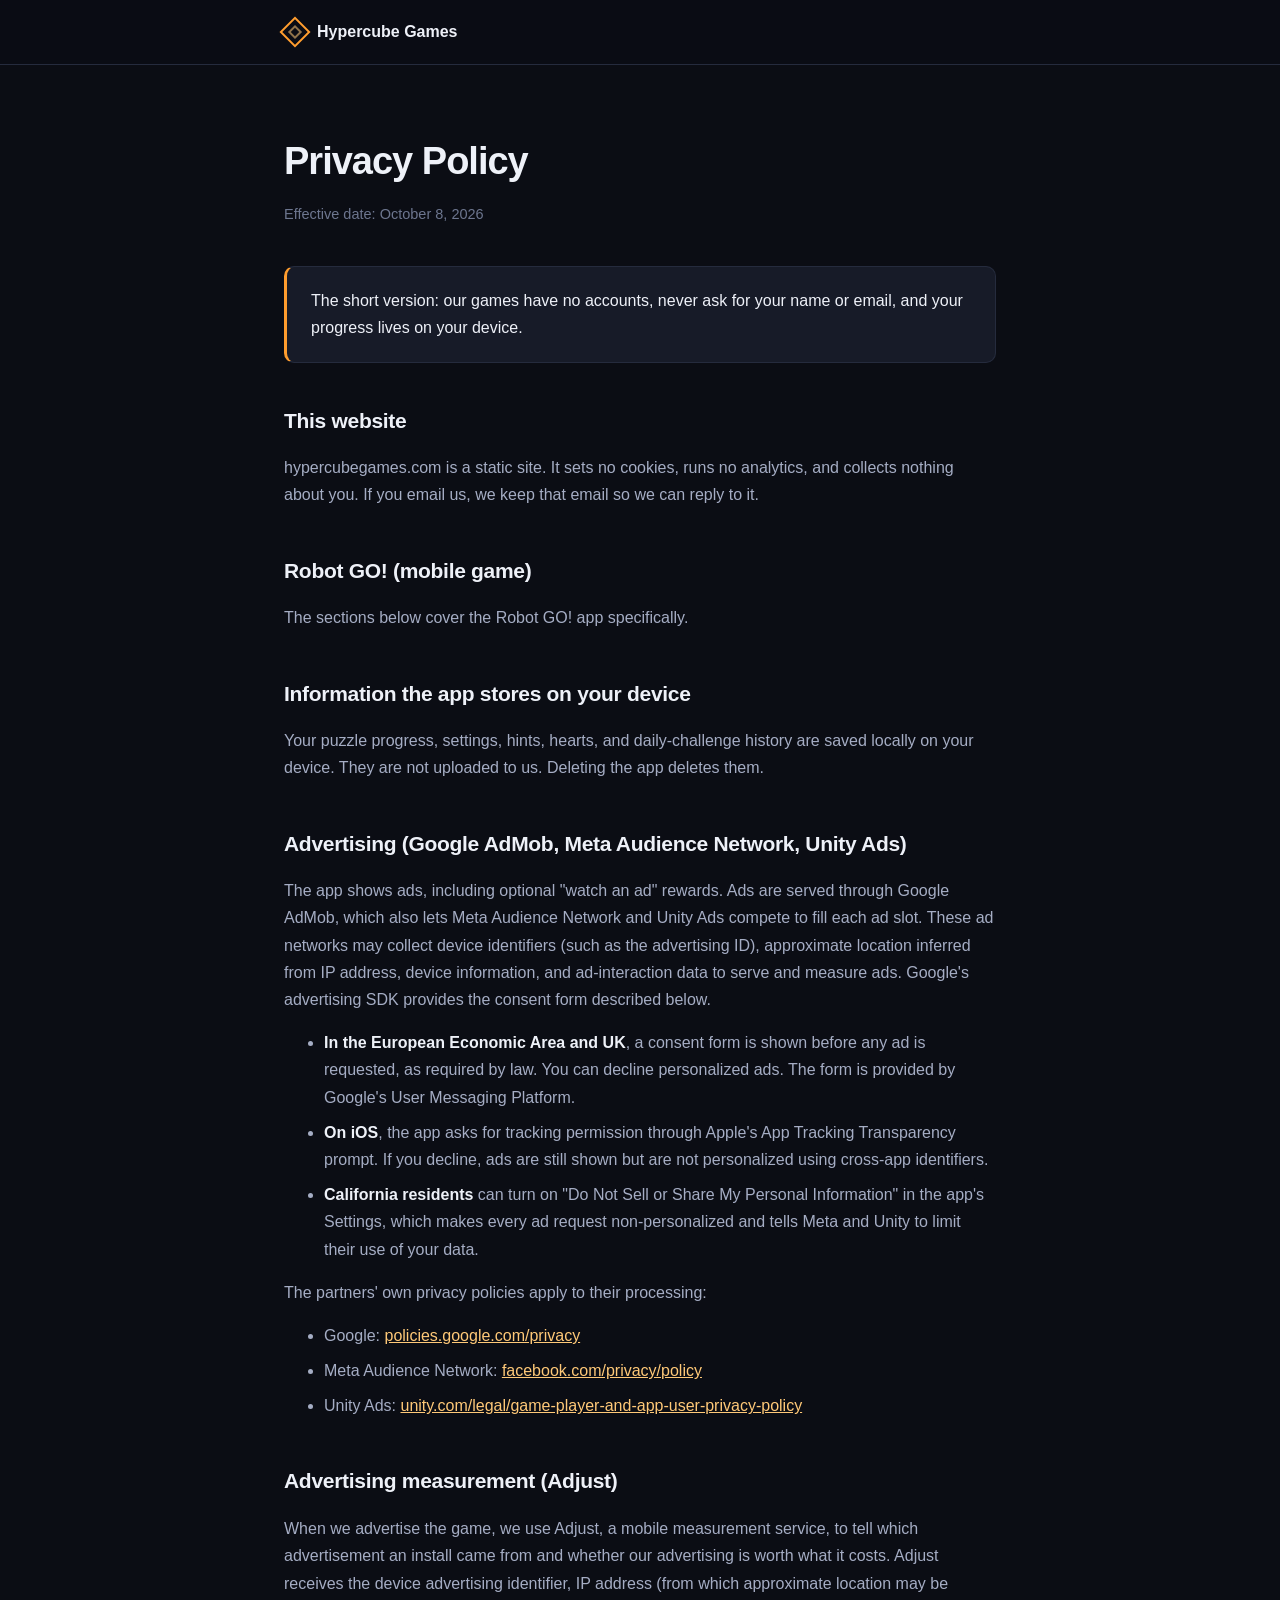
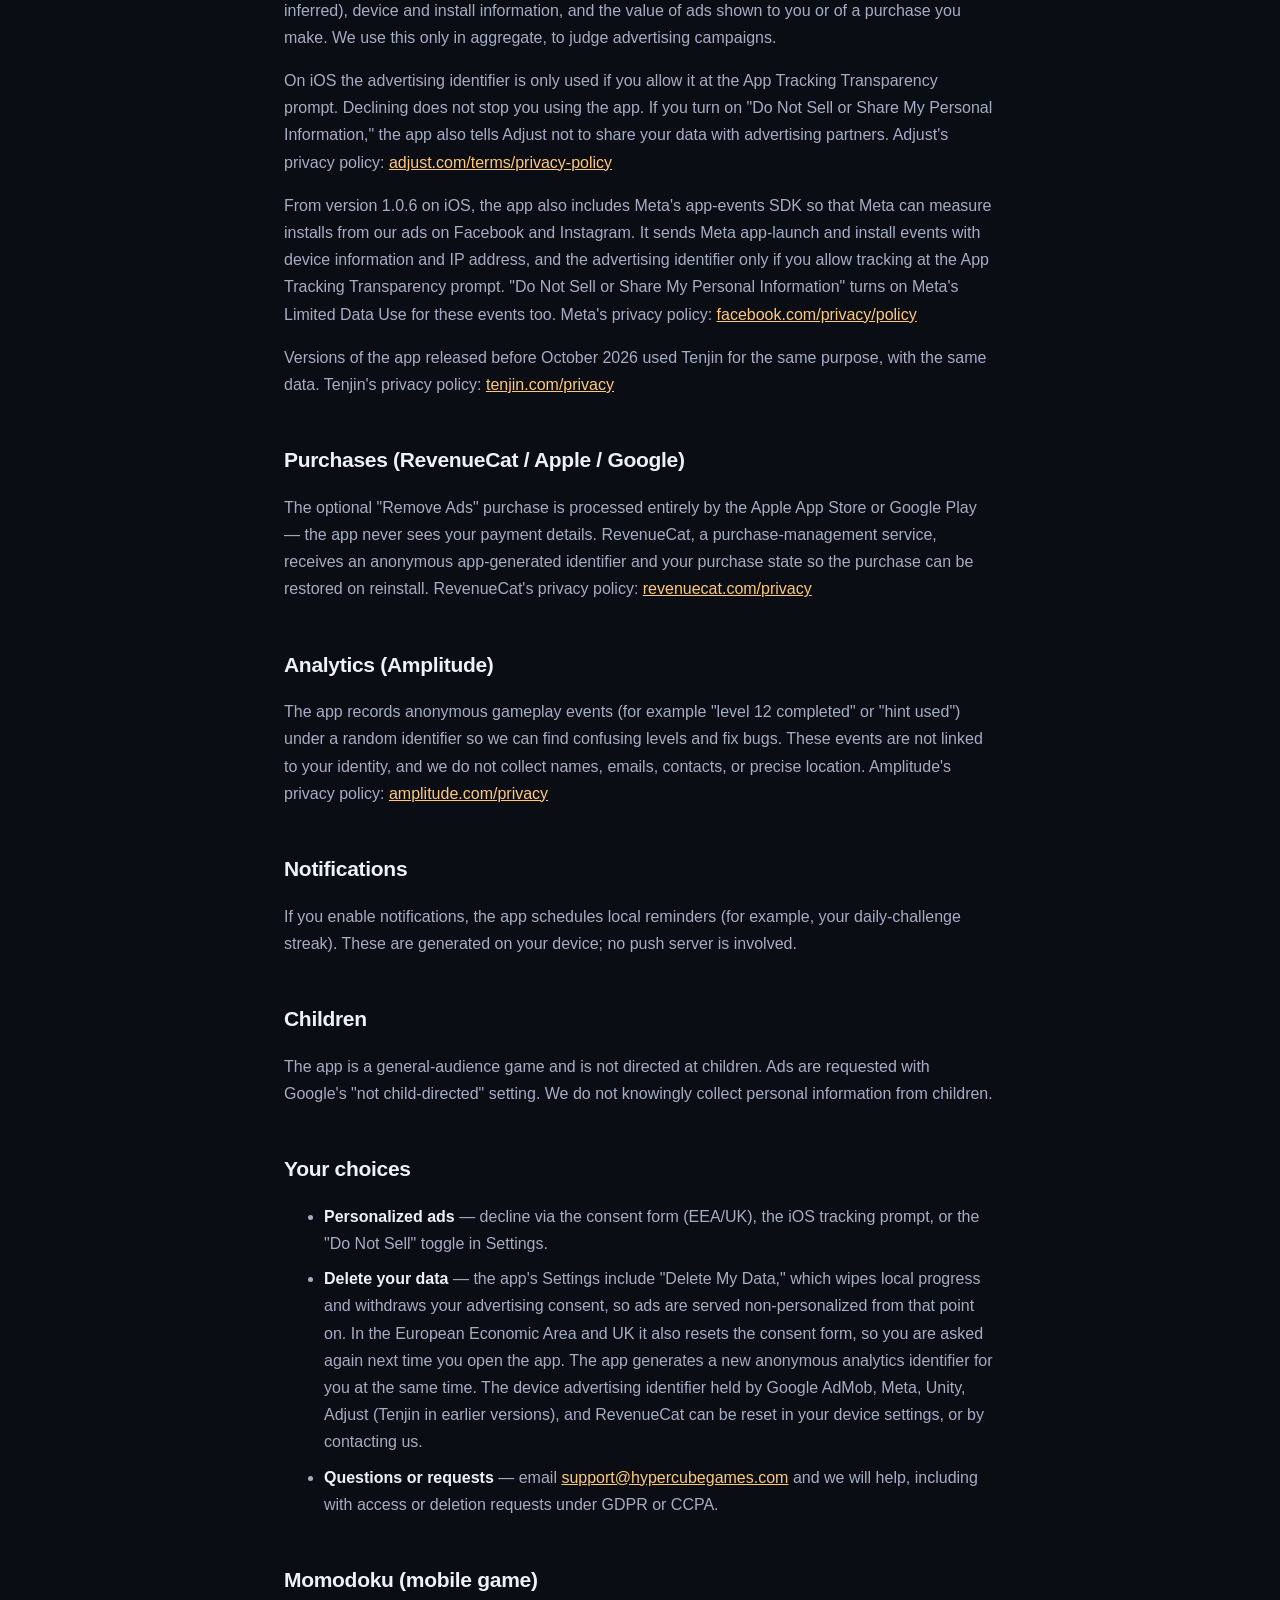
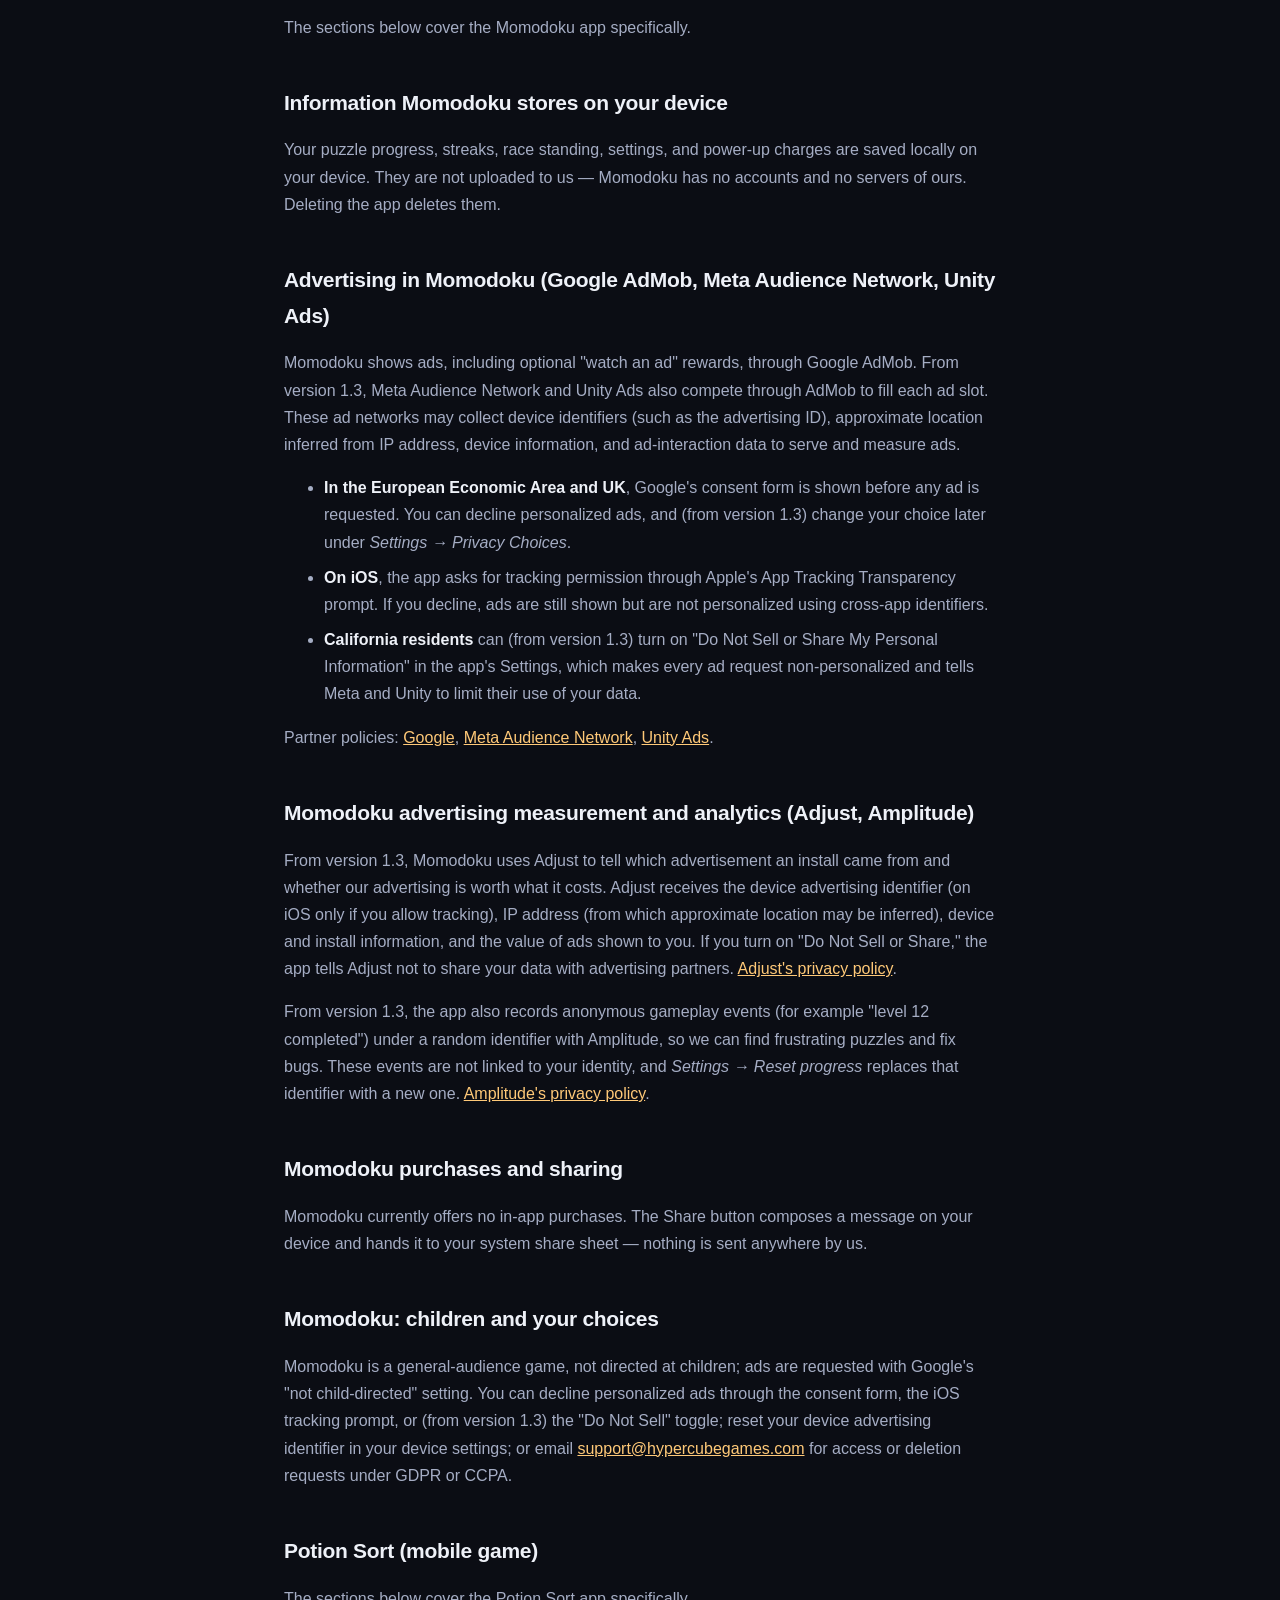
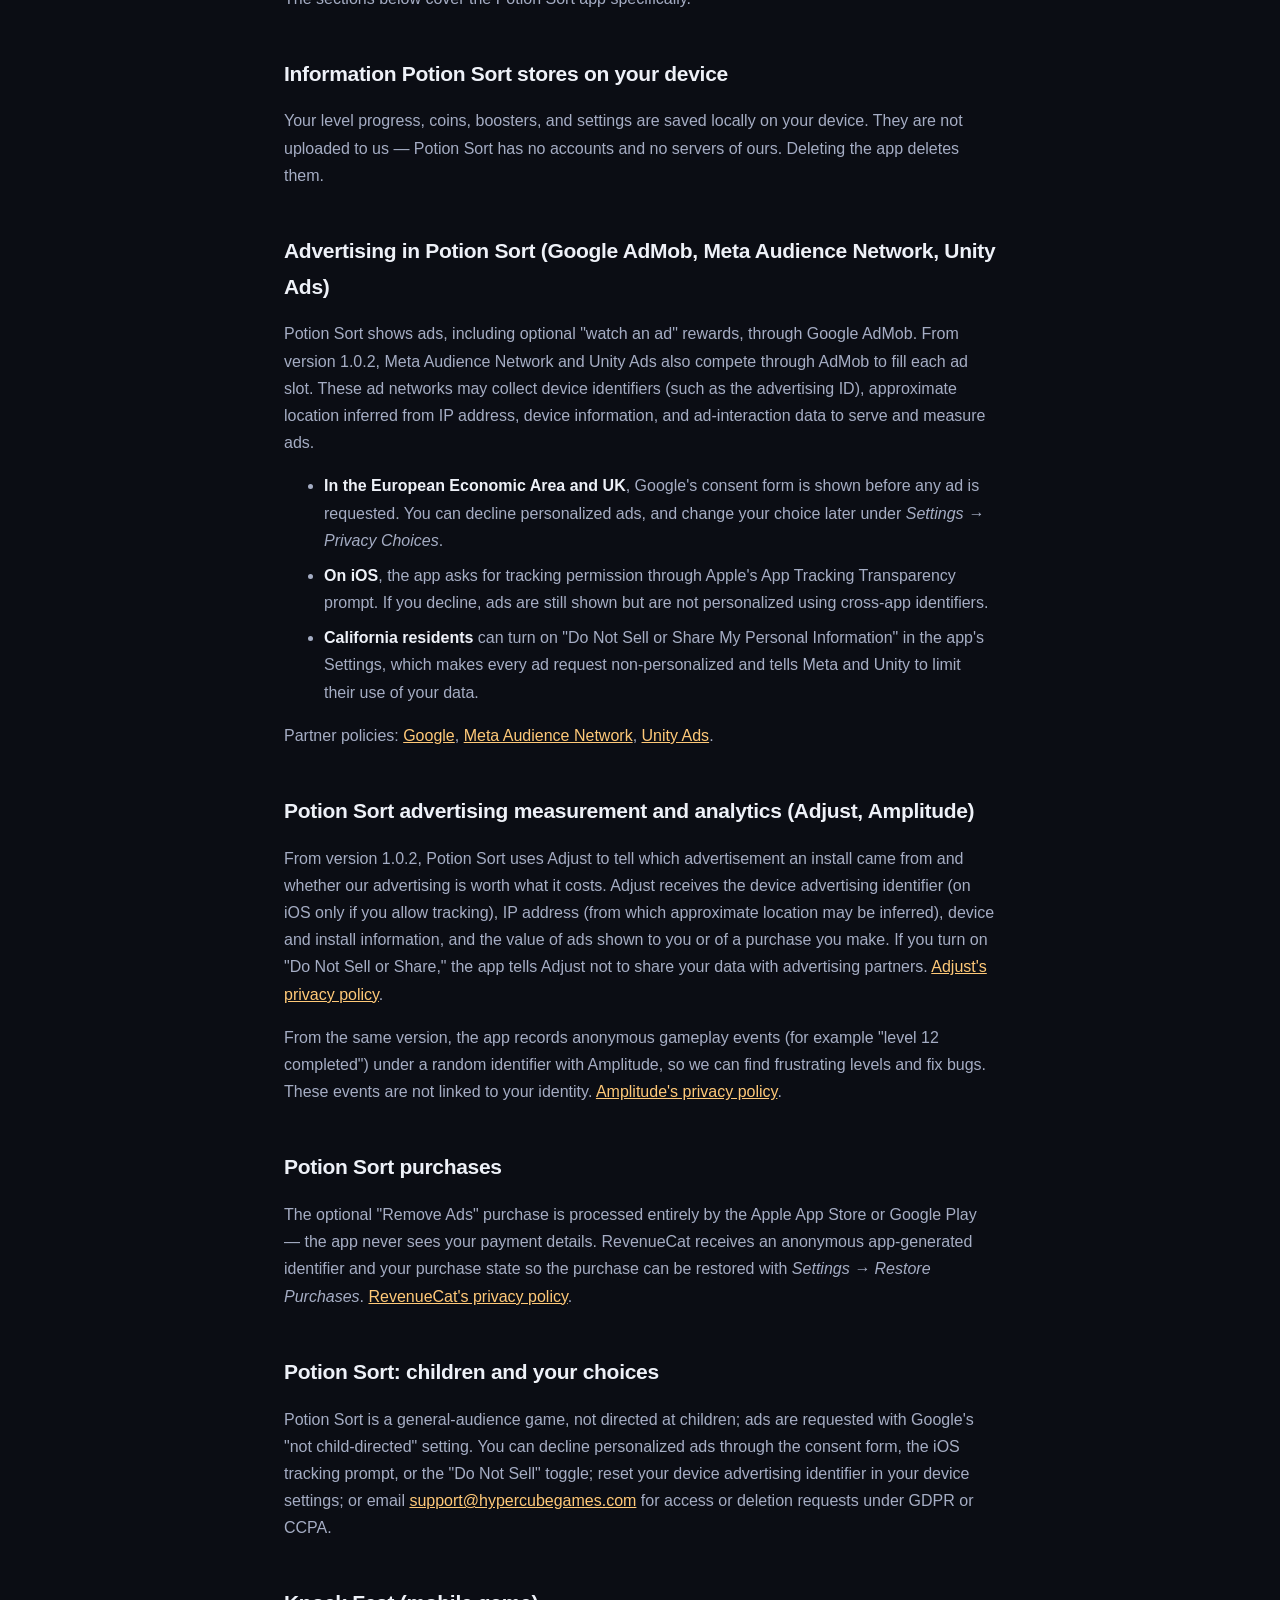
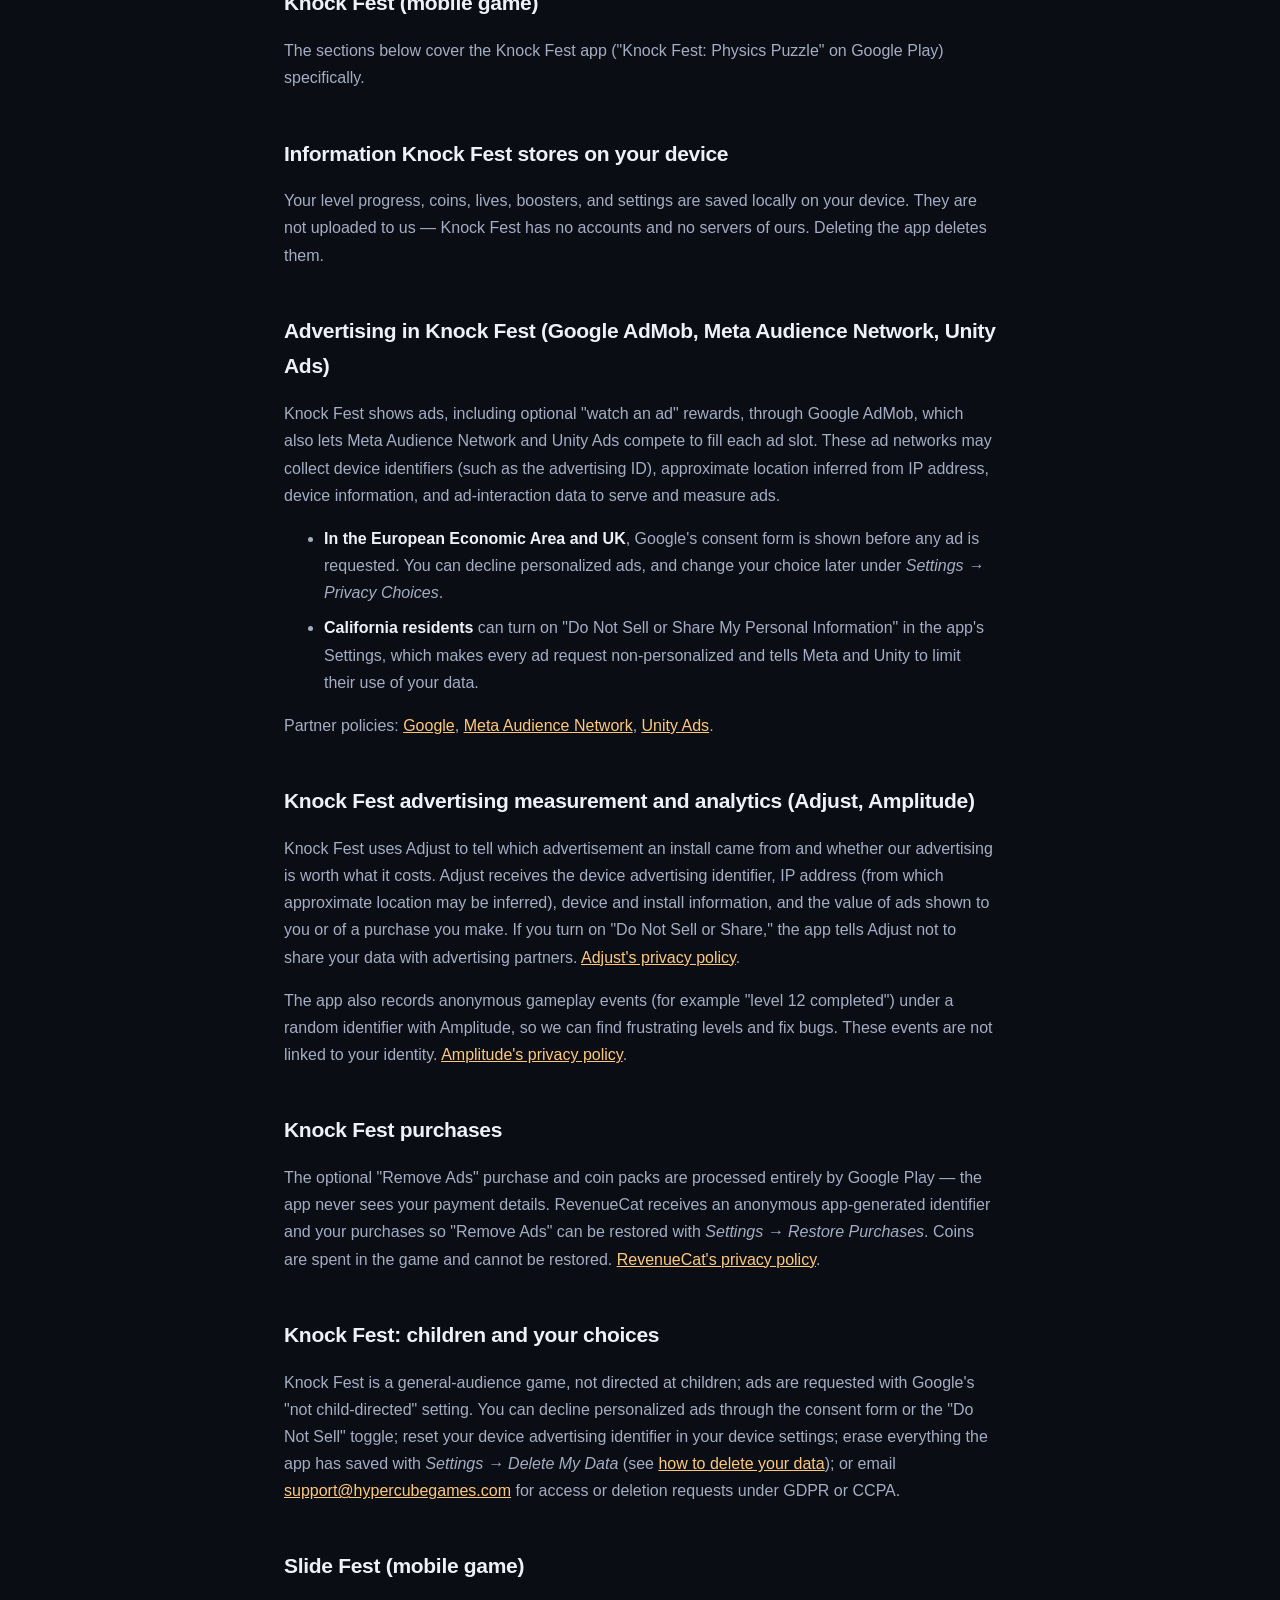
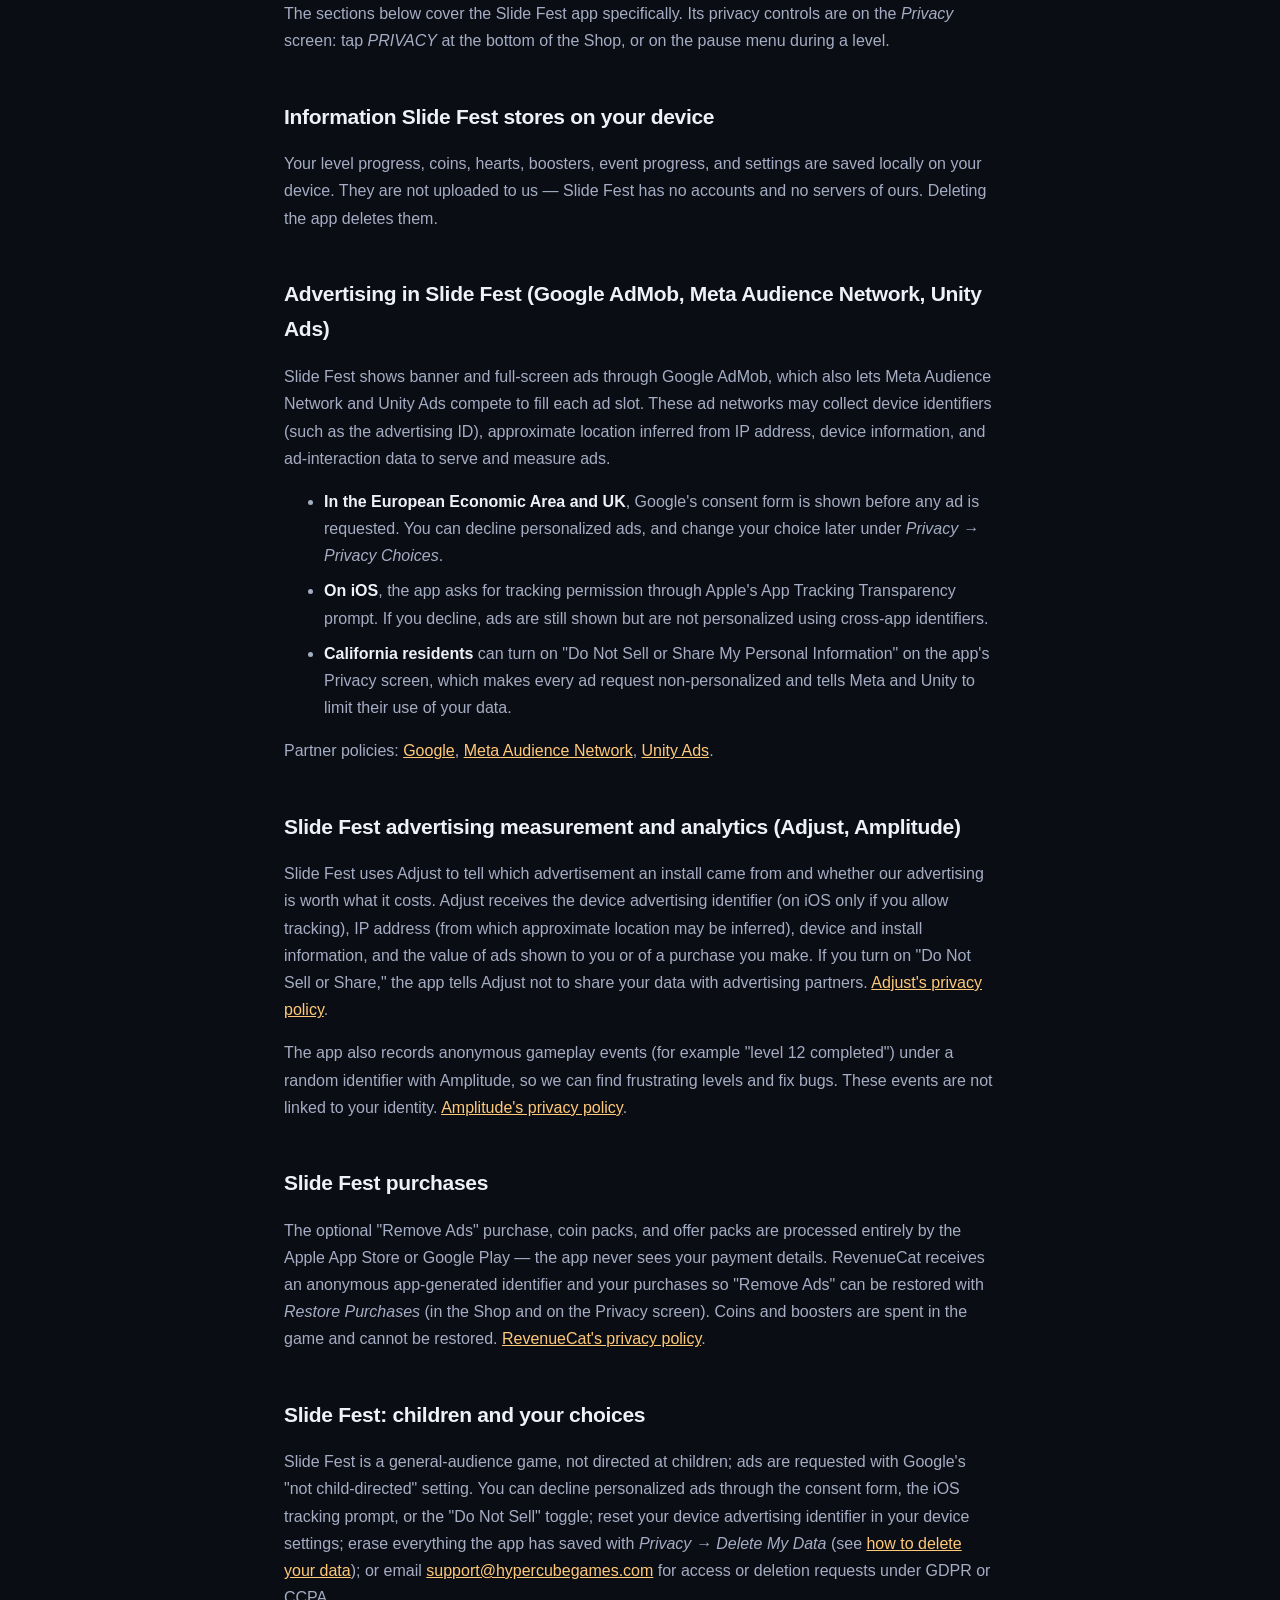
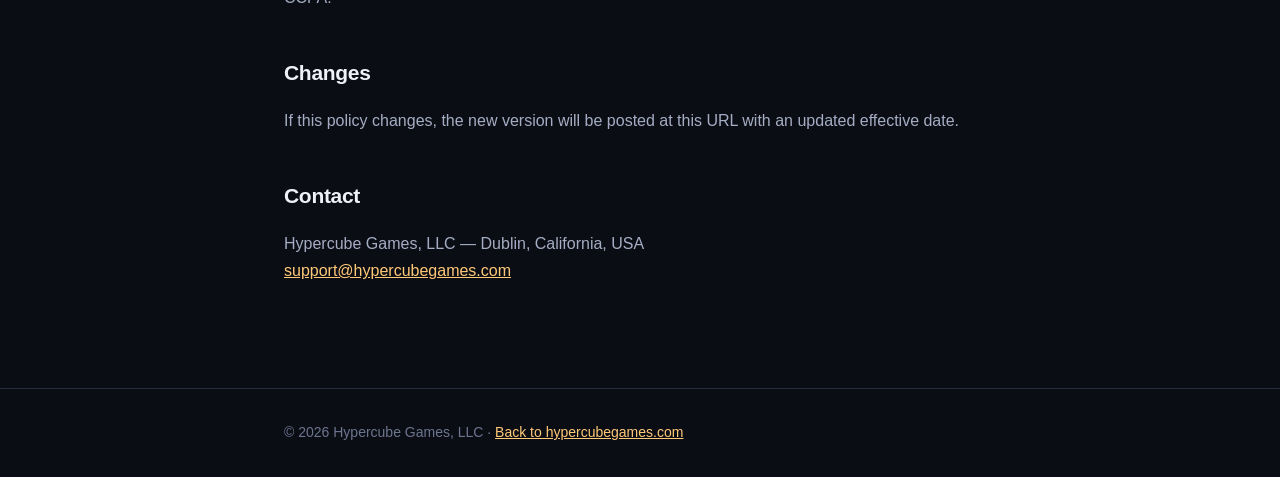
<file: privacy.html>
<!DOCTYPE html>
<html lang="en">
<head>
<meta charset="utf-8">
<meta name="viewport" content="width=device-width, initial-scale=1">
<title>Privacy Policy — Hypercube Games</title>
<meta name="description" content="Privacy policy for hypercubegames.com and the Robot GO!, Momodoku, Potion Sort, Knock Fest and Slide Fest mobile games, from Hypercube Games, LLC.">
<link rel="icon" href="assets/rg-icon.png">
<style>
  :root{
    --bg:#0b0d14;--panel:#171b28;--line:#252b3d;
    --ink:#eef1f8;--ink-2:#a5adc4;--ink-3:#6d768f;
    --accent:#ff9d2e;--accent-2:#ffc978;
  }
  *{box-sizing:border-box}
  body{
    margin:0;background:var(--bg);color:var(--ink);
    font:16px/1.7 -apple-system,BlinkMacSystemFont,"Segoe UI",Roboto,Helvetica,Arial,sans-serif;
    -webkit-font-smoothing:antialiased;
  }
  a{color:var(--accent-2)}
  .wrap{max-width:760px;margin:0 auto;padding:0 24px}
  header{border-bottom:1px solid var(--line);background:rgba(11,13,20,.9)}
  .nav{display:flex;align-items:center;height:64px;max-width:760px;margin:0 auto;padding:0 24px}
  .brand{display:flex;align-items:center;gap:11px;font-weight:700;color:var(--ink);text-decoration:none}
  .cube{width:22px;height:22px;border:2px solid var(--accent);transform:rotate(45deg);position:relative}
  .cube::after{content:"";position:absolute;inset:4px;border:2px solid var(--accent-2);opacity:.55}
  main{padding:64px 0 88px}
  h1{font-size:38px;letter-spacing:-1px;margin:0 0 8px;font-weight:800}
  .eff{color:var(--ink-3);font-size:14.5px;margin:0 0 40px}
  h2{font-size:21px;margin:44px 0 12px;font-weight:700;letter-spacing:-.3px}
  h2:first-of-type{margin-top:0}
  p,li{color:var(--ink-2)}
  li{margin-bottom:8px}
  strong{color:var(--ink)}
  .callout{
    background:var(--panel);border:1px solid var(--line);border-left:3px solid var(--accent);
    border-radius:10px;padding:20px 24px;margin:0 0 40px;
  }
  .callout p{margin:0;color:var(--ink)}
  footer{border-top:1px solid var(--line);padding:32px 0;color:var(--ink-3);font-size:14px}
</style>
</head>
<body>

<header>
  <div class="nav">
    <a class="brand" href="index.html"><span class="cube" aria-hidden="true"></span><span>Hypercube Games</span></a>
  </div>
</header>

<main>
  <div class="wrap">
    <h1>Privacy Policy</h1>
    <p class="eff">Effective date: October 8, 2026</p>

    <div class="callout">
      <p>The short version: our games have no accounts, never ask for your name or email, and your progress lives on your device.</p>
    </div>

    <h2>This website</h2>
    <p>hypercubegames.com is a static site. It sets no cookies, runs no analytics, and collects nothing about you. If you email us, we keep that email so we can reply to it.</p>

    <h2>Robot GO! (mobile game)</h2>
    <p>The sections below cover the Robot GO! app specifically.</p>

    <h2>Information the app stores on your device</h2>
    <p>Your puzzle progress, settings, hints, hearts, and daily-challenge history are saved locally on your device. They are not uploaded to us. Deleting the app deletes them.</p>

    <h2>Advertising (Google AdMob, Meta Audience Network, Unity Ads)</h2>
    <p>The app shows ads, including optional "watch an ad" rewards. Ads are served through Google AdMob, which also lets Meta Audience Network and Unity Ads compete to fill each ad slot. These ad networks may collect device identifiers (such as the advertising ID), approximate location inferred from IP address, device information, and ad-interaction data to serve and measure ads. Google's advertising SDK provides the consent form described below.</p>
    <ul>
      <li><strong>In the European Economic Area and UK</strong>, a consent form is shown before any ad is requested, as required by law. You can decline personalized ads. The form is provided by Google's User Messaging Platform.</li>
      <li><strong>On iOS</strong>, the app asks for tracking permission through Apple's App Tracking Transparency prompt. If you decline, ads are still shown but are not personalized using cross-app identifiers.</li>
      <li><strong>California residents</strong> can turn on "Do Not Sell or Share My Personal Information" in the app's Settings, which makes every ad request non-personalized and tells Meta and Unity to limit their use of your data.</li>
    </ul>
    <p>The partners' own privacy policies apply to their processing:</p>
    <ul>
      <li>Google: <a href="https://policies.google.com/privacy">policies.google.com/privacy</a></li>
      <li>Meta Audience Network: <a href="https://www.facebook.com/privacy/policy/">facebook.com/privacy/policy</a></li>
      <li>Unity Ads: <a href="https://unity.com/legal/game-player-and-app-user-privacy-policy">unity.com/legal/game-player-and-app-user-privacy-policy</a></li>
    </ul>

    <h2>Advertising measurement (Adjust)</h2>
    <p>When we advertise the game, we use Adjust, a mobile measurement service, to tell which advertisement an install came from and whether our advertising is worth what it costs. Adjust receives the device advertising identifier, IP address (from which approximate location may be inferred), device and install information, and the value of ads shown to you or of a purchase you make. We use this only in aggregate, to judge advertising campaigns.</p>
    <p>On iOS the advertising identifier is only used if you allow it at the App Tracking Transparency prompt. Declining does not stop you using the app. If you turn on "Do Not Sell or Share My Personal Information," the app also tells Adjust not to share your data with advertising partners. Adjust's privacy policy: <a href="https://www.adjust.com/terms/privacy-policy/">adjust.com/terms/privacy-policy</a></p>
    <p>From version 1.0.6 on iOS, the app also includes Meta's app-events SDK so that Meta can measure installs from our ads on Facebook and Instagram. It sends Meta app-launch and install events with device information and IP address, and the advertising identifier only if you allow tracking at the App Tracking Transparency prompt. "Do Not Sell or Share My Personal Information" turns on Meta's Limited Data Use for these events too. Meta's privacy policy: <a href="https://www.facebook.com/privacy/policy/">facebook.com/privacy/policy</a></p>
    <p>Versions of the app released before October 2026 used Tenjin for the same purpose, with the same data. Tenjin's privacy policy: <a href="https://www.tenjin.com/privacy/">tenjin.com/privacy</a></p>

    <h2>Purchases (RevenueCat / Apple / Google)</h2>
    <p>The optional "Remove Ads" purchase is processed entirely by the Apple App Store or Google Play — the app never sees your payment details. RevenueCat, a purchase-management service, receives an anonymous app-generated identifier and your purchase state so the purchase can be restored on reinstall. RevenueCat's privacy policy: <a href="https://www.revenuecat.com/privacy">revenuecat.com/privacy</a></p>

    <h2>Analytics (Amplitude)</h2>
    <p>The app records anonymous gameplay events (for example "level 12 completed" or "hint used") under a random identifier so we can find confusing levels and fix bugs. These events are not linked to your identity, and we do not collect names, emails, contacts, or precise location. Amplitude's privacy policy: <a href="https://amplitude.com/privacy">amplitude.com/privacy</a></p>

    <h2>Notifications</h2>
    <p>If you enable notifications, the app schedules local reminders (for example, your daily-challenge streak). These are generated on your device; no push server is involved.</p>

    <h2>Children</h2>
    <p>The app is a general-audience game and is not directed at children. Ads are requested with Google's "not child-directed" setting. We do not knowingly collect personal information from children.</p>

    <h2>Your choices</h2>
    <ul>
      <li><strong>Personalized ads</strong> — decline via the consent form (EEA/UK), the iOS tracking prompt, or the "Do Not Sell" toggle in Settings.</li>
      <li><strong>Delete your data</strong> — the app's Settings include "Delete My Data," which wipes local progress and withdraws your advertising consent, so ads are served non-personalized from that point on. In the European Economic Area and UK it also resets the consent form, so you are asked again next time you open the app. The app generates a new anonymous analytics identifier for you at the same time. The device advertising identifier held by Google AdMob, Meta, Unity, Adjust (Tenjin in earlier versions), and RevenueCat can be reset in your device settings, or by contacting us.</li>
      <li><strong>Questions or requests</strong> — email <a href="mailto:support@hypercubegames.com">support@hypercubegames.com</a> and we will help, including with access or deletion requests under GDPR or CCPA.</li>
    </ul>

    <h2>Momodoku (mobile game)</h2>
    <p>The sections below cover the Momodoku app specifically.</p>

    <h2>Information Momodoku stores on your device</h2>
    <p>Your puzzle progress, streaks, race standing, settings, and power-up charges are saved locally on your device. They are not uploaded to us — Momodoku has no accounts and no servers of ours. Deleting the app deletes them.</p>

    <h2>Advertising in Momodoku (Google AdMob, Meta Audience Network, Unity Ads)</h2>
    <p>Momodoku shows ads, including optional "watch an ad" rewards, through Google AdMob. From version 1.3, Meta Audience Network and Unity Ads also compete through AdMob to fill each ad slot. These ad networks may collect device identifiers (such as the advertising ID), approximate location inferred from IP address, device information, and ad-interaction data to serve and measure ads.</p>
    <ul>
      <li><strong>In the European Economic Area and UK</strong>, Google's consent form is shown before any ad is requested. You can decline personalized ads, and (from version 1.3) change your choice later under <em>Settings → Privacy Choices</em>.</li>
      <li><strong>On iOS</strong>, the app asks for tracking permission through Apple's App Tracking Transparency prompt. If you decline, ads are still shown but are not personalized using cross-app identifiers.</li>
      <li><strong>California residents</strong> can (from version 1.3) turn on "Do Not Sell or Share My Personal Information" in the app's Settings, which makes every ad request non-personalized and tells Meta and Unity to limit their use of your data.</li>
    </ul>
    <p>Partner policies: <a href="https://policies.google.com/privacy">Google</a>, <a href="https://www.facebook.com/privacy/policy/">Meta Audience Network</a>, <a href="https://unity.com/legal/game-player-and-app-user-privacy-policy">Unity Ads</a>.</p>

    <h2>Momodoku advertising measurement and analytics (Adjust, Amplitude)</h2>
    <p>From version 1.3, Momodoku uses Adjust to tell which advertisement an install came from and whether our advertising is worth what it costs. Adjust receives the device advertising identifier (on iOS only if you allow tracking), IP address (from which approximate location may be inferred), device and install information, and the value of ads shown to you. If you turn on "Do Not Sell or Share," the app tells Adjust not to share your data with advertising partners. <a href="https://www.adjust.com/terms/privacy-policy/">Adjust's privacy policy</a>.</p>
    <p>From version 1.3, the app also records anonymous gameplay events (for example "level 12 completed") under a random identifier with Amplitude, so we can find frustrating puzzles and fix bugs. These events are not linked to your identity, and <em>Settings → Reset progress</em> replaces that identifier with a new one. <a href="https://amplitude.com/privacy">Amplitude's privacy policy</a>.</p>

    <h2>Momodoku purchases and sharing</h2>
    <p>Momodoku currently offers no in-app purchases. The Share button composes a message on your device and hands it to your system share sheet — nothing is sent anywhere by us.</p>

    <h2>Momodoku: children and your choices</h2>
    <p>Momodoku is a general-audience game, not directed at children; ads are requested with Google's "not child-directed" setting. You can decline personalized ads through the consent form, the iOS tracking prompt, or (from version 1.3) the "Do Not Sell" toggle; reset your device advertising identifier in your device settings; or email <a href="mailto:support@hypercubegames.com">support@hypercubegames.com</a> for access or deletion requests under GDPR or CCPA.</p>

    <h2>Potion Sort (mobile game)</h2>
    <p>The sections below cover the Potion Sort app specifically.</p>

    <h2>Information Potion Sort stores on your device</h2>
    <p>Your level progress, coins, boosters, and settings are saved locally on your device. They are not uploaded to us — Potion Sort has no accounts and no servers of ours. Deleting the app deletes them.</p>

    <h2>Advertising in Potion Sort (Google AdMob, Meta Audience Network, Unity Ads)</h2>
    <p>Potion Sort shows ads, including optional "watch an ad" rewards, through Google AdMob. From version 1.0.2, Meta Audience Network and Unity Ads also compete through AdMob to fill each ad slot. These ad networks may collect device identifiers (such as the advertising ID), approximate location inferred from IP address, device information, and ad-interaction data to serve and measure ads.</p>
    <ul>
      <li><strong>In the European Economic Area and UK</strong>, Google's consent form is shown before any ad is requested. You can decline personalized ads, and change your choice later under <em>Settings → Privacy Choices</em>.</li>
      <li><strong>On iOS</strong>, the app asks for tracking permission through Apple's App Tracking Transparency prompt. If you decline, ads are still shown but are not personalized using cross-app identifiers.</li>
      <li><strong>California residents</strong> can turn on "Do Not Sell or Share My Personal Information" in the app's Settings, which makes every ad request non-personalized and tells Meta and Unity to limit their use of your data.</li>
    </ul>
    <p>Partner policies: <a href="https://policies.google.com/privacy">Google</a>, <a href="https://www.facebook.com/privacy/policy/">Meta Audience Network</a>, <a href="https://unity.com/legal/game-player-and-app-user-privacy-policy">Unity Ads</a>.</p>

    <h2>Potion Sort advertising measurement and analytics (Adjust, Amplitude)</h2>
    <p>From version 1.0.2, Potion Sort uses Adjust to tell which advertisement an install came from and whether our advertising is worth what it costs. Adjust receives the device advertising identifier (on iOS only if you allow tracking), IP address (from which approximate location may be inferred), device and install information, and the value of ads shown to you or of a purchase you make. If you turn on "Do Not Sell or Share," the app tells Adjust not to share your data with advertising partners. <a href="https://www.adjust.com/terms/privacy-policy/">Adjust's privacy policy</a>.</p>
    <p>From the same version, the app records anonymous gameplay events (for example "level 12 completed") under a random identifier with Amplitude, so we can find frustrating levels and fix bugs. These events are not linked to your identity. <a href="https://amplitude.com/privacy">Amplitude's privacy policy</a>.</p>

    <h2>Potion Sort purchases</h2>
    <p>The optional "Remove Ads" purchase is processed entirely by the Apple App Store or Google Play — the app never sees your payment details. RevenueCat receives an anonymous app-generated identifier and your purchase state so the purchase can be restored with <em>Settings → Restore Purchases</em>. <a href="https://www.revenuecat.com/privacy">RevenueCat's privacy policy</a>.</p>

    <h2>Potion Sort: children and your choices</h2>
    <p>Potion Sort is a general-audience game, not directed at children; ads are requested with Google's "not child-directed" setting. You can decline personalized ads through the consent form, the iOS tracking prompt, or the "Do Not Sell" toggle; reset your device advertising identifier in your device settings; or email <a href="mailto:support@hypercubegames.com">support@hypercubegames.com</a> for access or deletion requests under GDPR or CCPA.</p>

    <h2>Knock Fest (mobile game)</h2>
    <p>The sections below cover the Knock Fest app ("Knock Fest: Physics Puzzle" on Google Play) specifically.</p>

    <h2>Information Knock Fest stores on your device</h2>
    <p>Your level progress, coins, lives, boosters, and settings are saved locally on your device. They are not uploaded to us — Knock Fest has no accounts and no servers of ours. Deleting the app deletes them.</p>

    <h2>Advertising in Knock Fest (Google AdMob, Meta Audience Network, Unity Ads)</h2>
    <p>Knock Fest shows ads, including optional "watch an ad" rewards, through Google AdMob, which also lets Meta Audience Network and Unity Ads compete to fill each ad slot. These ad networks may collect device identifiers (such as the advertising ID), approximate location inferred from IP address, device information, and ad-interaction data to serve and measure ads.</p>
    <ul>
      <li><strong>In the European Economic Area and UK</strong>, Google's consent form is shown before any ad is requested. You can decline personalized ads, and change your choice later under <em>Settings → Privacy Choices</em>.</li>
      <li><strong>California residents</strong> can turn on "Do Not Sell or Share My Personal Information" in the app's Settings, which makes every ad request non-personalized and tells Meta and Unity to limit their use of your data.</li>
    </ul>
    <p>Partner policies: <a href="https://policies.google.com/privacy">Google</a>, <a href="https://www.facebook.com/privacy/policy/">Meta Audience Network</a>, <a href="https://unity.com/legal/game-player-and-app-user-privacy-policy">Unity Ads</a>.</p>

    <h2>Knock Fest advertising measurement and analytics (Adjust, Amplitude)</h2>
    <p>Knock Fest uses Adjust to tell which advertisement an install came from and whether our advertising is worth what it costs. Adjust receives the device advertising identifier, IP address (from which approximate location may be inferred), device and install information, and the value of ads shown to you or of a purchase you make. If you turn on "Do Not Sell or Share," the app tells Adjust not to share your data with advertising partners. <a href="https://www.adjust.com/terms/privacy-policy/">Adjust's privacy policy</a>.</p>
    <p>The app also records anonymous gameplay events (for example "level 12 completed") under a random identifier with Amplitude, so we can find frustrating levels and fix bugs. These events are not linked to your identity. <a href="https://amplitude.com/privacy">Amplitude's privacy policy</a>.</p>

    <h2>Knock Fest purchases</h2>
    <p>The optional "Remove Ads" purchase and coin packs are processed entirely by Google Play — the app never sees your payment details. RevenueCat receives an anonymous app-generated identifier and your purchases so "Remove Ads" can be restored with <em>Settings → Restore Purchases</em>. Coins are spent in the game and cannot be restored. <a href="https://www.revenuecat.com/privacy">RevenueCat's privacy policy</a>.</p>

    <h2>Knock Fest: children and your choices</h2>
    <p>Knock Fest is a general-audience game, not directed at children; ads are requested with Google's "not child-directed" setting. You can decline personalized ads through the consent form or the "Do Not Sell" toggle; reset your device advertising identifier in your device settings; erase everything the app has saved with <em>Settings → Delete My Data</em> (see <a href="delete-data.html">how to delete your data</a>); or email <a href="mailto:support@hypercubegames.com">support@hypercubegames.com</a> for access or deletion requests under GDPR or CCPA.</p>

    <h2>Slide Fest (mobile game)</h2>
    <p>The sections below cover the Slide Fest app specifically. Its privacy controls are on the <em>Privacy</em> screen: tap <em>PRIVACY</em> at the bottom of the Shop, or on the pause menu during a level.</p>

    <h2>Information Slide Fest stores on your device</h2>
    <p>Your level progress, coins, hearts, boosters, event progress, and settings are saved locally on your device. They are not uploaded to us — Slide Fest has no accounts and no servers of ours. Deleting the app deletes them.</p>

    <h2>Advertising in Slide Fest (Google AdMob, Meta Audience Network, Unity Ads)</h2>
    <p>Slide Fest shows banner and full-screen ads through Google AdMob, which also lets Meta Audience Network and Unity Ads compete to fill each ad slot. These ad networks may collect device identifiers (such as the advertising ID), approximate location inferred from IP address, device information, and ad-interaction data to serve and measure ads.</p>
    <ul>
      <li><strong>In the European Economic Area and UK</strong>, Google's consent form is shown before any ad is requested. You can decline personalized ads, and change your choice later under <em>Privacy → Privacy Choices</em>.</li>
      <li><strong>On iOS</strong>, the app asks for tracking permission through Apple's App Tracking Transparency prompt. If you decline, ads are still shown but are not personalized using cross-app identifiers.</li>
      <li><strong>California residents</strong> can turn on "Do Not Sell or Share My Personal Information" on the app's Privacy screen, which makes every ad request non-personalized and tells Meta and Unity to limit their use of your data.</li>
    </ul>
    <p>Partner policies: <a href="https://policies.google.com/privacy">Google</a>, <a href="https://www.facebook.com/privacy/policy/">Meta Audience Network</a>, <a href="https://unity.com/legal/game-player-and-app-user-privacy-policy">Unity Ads</a>.</p>

    <h2>Slide Fest advertising measurement and analytics (Adjust, Amplitude)</h2>
    <p>Slide Fest uses Adjust to tell which advertisement an install came from and whether our advertising is worth what it costs. Adjust receives the device advertising identifier (on iOS only if you allow tracking), IP address (from which approximate location may be inferred), device and install information, and the value of ads shown to you or of a purchase you make. If you turn on "Do Not Sell or Share," the app tells Adjust not to share your data with advertising partners. <a href="https://www.adjust.com/terms/privacy-policy/">Adjust's privacy policy</a>.</p>
    <p>The app also records anonymous gameplay events (for example "level 12 completed") under a random identifier with Amplitude, so we can find frustrating levels and fix bugs. These events are not linked to your identity. <a href="https://amplitude.com/privacy">Amplitude's privacy policy</a>.</p>

    <h2>Slide Fest purchases</h2>
    <p>The optional "Remove Ads" purchase, coin packs, and offer packs are processed entirely by the Apple App Store or Google Play — the app never sees your payment details. RevenueCat receives an anonymous app-generated identifier and your purchases so "Remove Ads" can be restored with <em>Restore Purchases</em> (in the Shop and on the Privacy screen). Coins and boosters are spent in the game and cannot be restored. <a href="https://www.revenuecat.com/privacy">RevenueCat's privacy policy</a>.</p>

    <h2>Slide Fest: children and your choices</h2>
    <p>Slide Fest is a general-audience game, not directed at children; ads are requested with Google's "not child-directed" setting. You can decline personalized ads through the consent form, the iOS tracking prompt, or the "Do Not Sell" toggle; reset your device advertising identifier in your device settings; erase everything the app has saved with <em>Privacy → Delete My Data</em> (see <a href="delete-data.html">how to delete your data</a>); or email <a href="mailto:support@hypercubegames.com">support@hypercubegames.com</a> for access or deletion requests under GDPR or CCPA.</p>

    <h2>Changes</h2>
    <p>If this policy changes, the new version will be posted at this URL with an updated effective date.</p>

    <h2>Contact</h2>
    <p>Hypercube Games, LLC — Dublin, California, USA<br>
    <a href="mailto:support@hypercubegames.com">support@hypercubegames.com</a></p>
  </div>
</main>

<footer>
  <div class="wrap">© 2026 Hypercube Games, LLC · <a href="index.html">Back to hypercubegames.com</a></div>
</footer>

</body>
</html>
</file>
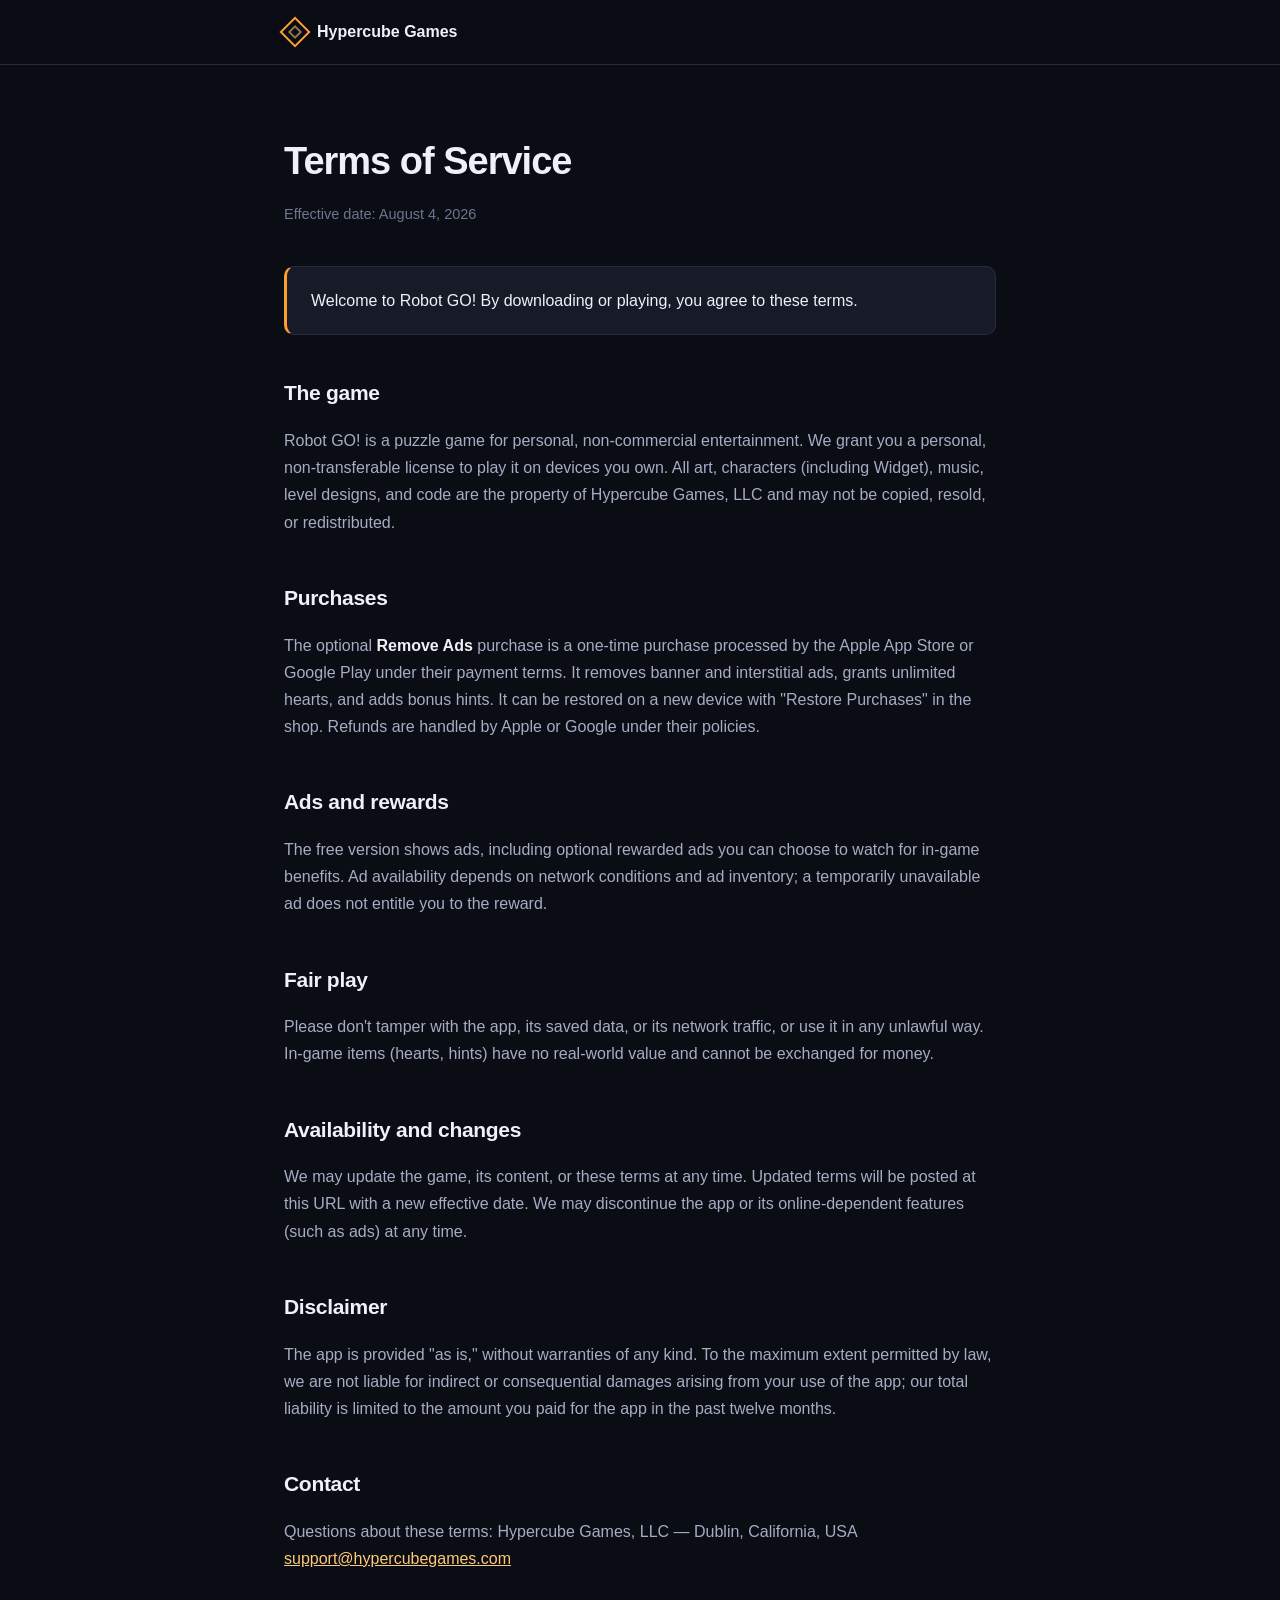
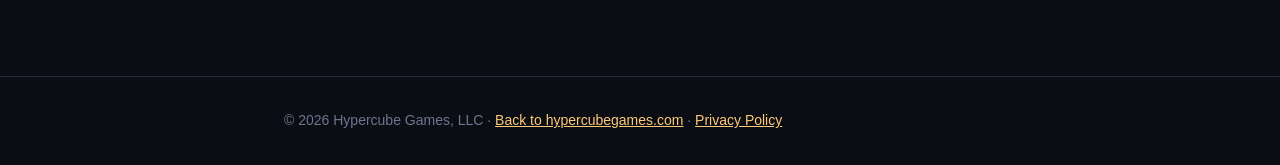
<file: terms.html>
<!DOCTYPE html>
<html lang="en">
<head>
<meta charset="utf-8">
<meta name="viewport" content="width=device-width, initial-scale=1">
<title>Terms of Service — Hypercube Games</title>
<meta name="description" content="Terms of service for the Robot GO! mobile game, from Hypercube Games, LLC.">
<link rel="icon" href="assets/rg-icon.png">
<style>
  :root{
    --bg:#0b0d14;--panel:#171b28;--line:#252b3d;
    --ink:#eef1f8;--ink-2:#a5adc4;--ink-3:#6d768f;
    --accent:#ff9d2e;--accent-2:#ffc978;
  }
  *{box-sizing:border-box}
  body{
    margin:0;background:var(--bg);color:var(--ink);
    font:16px/1.7 -apple-system,BlinkMacSystemFont,"Segoe UI",Roboto,Helvetica,Arial,sans-serif;
    -webkit-font-smoothing:antialiased;
  }
  a{color:var(--accent-2)}
  .wrap{max-width:760px;margin:0 auto;padding:0 24px}
  header{border-bottom:1px solid var(--line);background:rgba(11,13,20,.9)}
  .nav{display:flex;align-items:center;height:64px;max-width:760px;margin:0 auto;padding:0 24px}
  .brand{display:flex;align-items:center;gap:11px;font-weight:700;color:var(--ink);text-decoration:none}
  .cube{width:22px;height:22px;border:2px solid var(--accent);transform:rotate(45deg);position:relative}
  .cube::after{content:"";position:absolute;inset:4px;border:2px solid var(--accent-2);opacity:.55}
  main{padding:64px 0 88px}
  h1{font-size:38px;letter-spacing:-1px;margin:0 0 8px;font-weight:800}
  .eff{color:var(--ink-3);font-size:14.5px;margin:0 0 40px}
  h2{font-size:21px;margin:44px 0 12px;font-weight:700;letter-spacing:-.3px}
  h2:first-of-type{margin-top:0}
  p,li{color:var(--ink-2)}
  li{margin-bottom:8px}
  strong{color:var(--ink)}
  .callout{
    background:var(--panel);border:1px solid var(--line);border-left:3px solid var(--accent);
    border-radius:10px;padding:20px 24px;margin:0 0 40px;
  }
  .callout p{margin:0;color:var(--ink)}
  footer{border-top:1px solid var(--line);padding:32px 0;color:var(--ink-3);font-size:14px}
</style>
</head>
<body>

<header>
  <div class="nav">
    <a class="brand" href="index.html"><span class="cube" aria-hidden="true"></span><span>Hypercube Games</span></a>
  </div>
</header>

<main>
  <div class="wrap">
    <h1>Terms of Service</h1>
    <p class="eff">Effective date: August 4, 2026</p>

    <div class="callout">
      <p>Welcome to Robot GO! By downloading or playing, you agree to these terms.</p>
    </div>

    <h2>The game</h2>
    <p>Robot GO! is a puzzle game for personal, non-commercial entertainment. We grant you a personal, non-transferable license to play it on devices you own. All art, characters (including Widget), music, level designs, and code are the property of Hypercube Games, LLC and may not be copied, resold, or redistributed.</p>

    <h2>Purchases</h2>
    <p>The optional <strong>Remove Ads</strong> purchase is a one-time purchase processed by the Apple App Store or Google Play under their payment terms. It removes banner and interstitial ads, grants unlimited hearts, and adds bonus hints. It can be restored on a new device with "Restore Purchases" in the shop. Refunds are handled by Apple or Google under their policies.</p>

    <h2>Ads and rewards</h2>
    <p>The free version shows ads, including optional rewarded ads you can choose to watch for in-game benefits. Ad availability depends on network conditions and ad inventory; a temporarily unavailable ad does not entitle you to the reward.</p>

    <h2>Fair play</h2>
    <p>Please don't tamper with the app, its saved data, or its network traffic, or use it in any unlawful way. In-game items (hearts, hints) have no real-world value and cannot be exchanged for money.</p>

    <h2>Availability and changes</h2>
    <p>We may update the game, its content, or these terms at any time. Updated terms will be posted at this URL with a new effective date. We may discontinue the app or its online-dependent features (such as ads) at any time.</p>

    <h2>Disclaimer</h2>
    <p>The app is provided "as is," without warranties of any kind. To the maximum extent permitted by law, we are not liable for indirect or consequential damages arising from your use of the app; our total liability is limited to the amount you paid for the app in the past twelve months.</p>

    <h2>Contact</h2>
    <p>Questions about these terms: Hypercube Games, LLC — Dublin, California, USA<br>
    <a href="mailto:support@hypercubegames.com">support@hypercubegames.com</a></p>
  </div>
</main>

<footer>
  <div class="wrap">© 2026 Hypercube Games, LLC · <a href="index.html">Back to hypercubegames.com</a> · <a href="privacy.html">Privacy Policy</a></div>
</footer>

</body>
</html>
</file>
<file: collection/css/app.css>
:root{
  --bg:#0b0d14;
  --bg-2:#12151f;
  --panel:#171b28;
  --panel-2:#1d2233;
  --line:#252b3d;
  --ink:#eef1f8;
  --ink-2:#a5adc4;
  --ink-3:#6d768f;
  --accent:#ff9d2e;
  --accent-2:#ffc978;
  --danger:#ff5d5d;
  --ok:#4cd97b;
  --max:1280px;
  --radius:12px;
}
*{box-sizing:border-box}
html{scroll-behavior:smooth}
body{
  margin:0;
  background:var(--bg);
  color:var(--ink);
  font:15px/1.55 -apple-system,BlinkMacSystemFont,"Segoe UI",Roboto,Helvetica,Arial,sans-serif;
  -webkit-font-smoothing:antialiased;
}
a{color:var(--accent-2);text-decoration:none}
a:hover{text-decoration:underline}
img{max-width:100%}
button{font:inherit;cursor:pointer}
input,select,textarea{
  font:inherit;color:var(--ink);
  background:var(--bg-2);border:1px solid var(--line);border-radius:8px;
  padding:8px 10px;width:100%;
}
input:focus,select:focus,textarea:focus{outline:2px solid var(--accent);outline-offset:-1px;border-color:transparent}
textarea{resize:vertical;min-height:64px}
::placeholder{color:var(--ink-3)}

/* ---------- layout ---------- */
header.app{
  position:sticky;top:0;z-index:40;
  background:rgba(11,13,20,.88);backdrop-filter:blur(12px);
  border-bottom:1px solid var(--line);
}
.topbar{max-width:var(--max);margin:0 auto;padding:10px 16px;display:flex;gap:10px;align-items:center;flex-wrap:wrap}
.brand{display:flex;align-items:center;gap:9px;font-weight:700;color:var(--ink);white-space:nowrap}
.brand .cube{color:var(--accent);font-size:20px}
.brand small{color:var(--ink-3);font-weight:500}
.searchwrap{flex:1;min-width:180px;position:relative}
.searchwrap input{padding-left:34px}
.searchwrap .mag{position:absolute;left:11px;top:50%;transform:translateY(-50%);color:var(--ink-3);pointer-events:none}
.topbtns{display:flex;gap:8px}

.btn{
  background:var(--panel);border:1px solid var(--line);color:var(--ink);
  border-radius:8px;padding:8px 13px;white-space:nowrap;
}
.btn:hover{background:var(--panel-2)}
.btn.primary{background:var(--accent);border-color:var(--accent);color:#181000;font-weight:600}
.btn.primary:hover{background:var(--accent-2)}
.btn.danger{color:var(--danger);border-color:#4a2430}
.btn.small{padding:5px 10px;font-size:13px}
.btn.icon{padding:8px 10px}

.shell{max-width:var(--max);margin:0 auto;padding:16px;display:grid;grid-template-columns:220px 1fr;gap:20px}
@media(max-width:860px){.shell{grid-template-columns:1fr;gap:10px}}

/* ---------- sidebar ---------- */
.side h3{margin:18px 0 8px;font-size:12px;text-transform:uppercase;letter-spacing:.8px;color:var(--ink-3)}
.side h3:first-child{margin-top:2px}
.navlist{display:flex;flex-direction:column;gap:2px}
.navlist button{
  display:flex;align-items:center;gap:9px;width:100%;text-align:left;
  background:none;border:0;border-radius:8px;padding:7px 10px;color:var(--ink-2);
}
.navlist button:hover{background:var(--panel)}
.navlist button.active{background:var(--panel-2);color:var(--ink)}
.navlist .cnt{margin-left:auto;color:var(--ink-3);font-size:12px}
.tagcloud{display:flex;flex-wrap:wrap;gap:6px}
.tagchip{
  background:var(--panel);border:1px solid var(--line);color:var(--ink-2);
  border-radius:999px;padding:3px 11px;font-size:13px;
}
.tagchip:hover{color:var(--ink)}
.tagchip.active{background:var(--accent);border-color:var(--accent);color:#181000;font-weight:600}
@media(max-width:860px){
  .side{display:flex;gap:14px;overflow-x:auto;padding-bottom:4px}
  .side>div{min-width:max-content}
  .side h3{margin-top:2px}
  .navlist{flex-direction:row;flex-wrap:nowrap}
  .navlist button{width:auto;white-space:nowrap}
  .tagcloud{flex-wrap:nowrap}
}

/* ---------- toolbar ---------- */
.toolbar{display:flex;gap:8px;align-items:center;flex-wrap:wrap;margin-bottom:14px}
.toolbar .count{color:var(--ink-3);font-size:13px;margin-right:auto}
.toolbar select{width:auto;padding:6px 8px;font-size:13px}
.viewtoggle{display:flex;border:1px solid var(--line);border-radius:8px;overflow:hidden}
.viewtoggle button{background:var(--panel);border:0;color:var(--ink-3);padding:6px 11px}
.viewtoggle button.active{background:var(--panel-2);color:var(--accent)}

/* ---------- grid view ---------- */
.grid{display:grid;grid-template-columns:repeat(auto-fill,minmax(168px,1fr));gap:14px}
.card{
  background:var(--panel);border:1px solid var(--line);border-radius:var(--radius);
  overflow:hidden;cursor:pointer;position:relative;
  transition:transform .12s,border-color .12s;
  display:flex;flex-direction:column;
}
.card:hover{transform:translateY(-2px);border-color:var(--ink-3)}
.card .thumb{
  aspect-ratio:3/4;background:var(--bg-2);display:flex;align-items:center;justify-content:center;
  font-size:44px;overflow:hidden;
}
.card .thumb img{width:100%;height:100%;object-fit:cover}
.card .meta{padding:9px 11px 11px;display:flex;flex-direction:column;gap:3px;flex:1}
.card .t{font-weight:600;font-size:14px;line-height:1.3;display:-webkit-box;-webkit-line-clamp:2;-webkit-box-orient:vertical;overflow:hidden}
.card .s{color:var(--ink-3);font-size:12px;overflow:hidden;text-overflow:ellipsis;white-space:nowrap}
.card .badges{display:flex;gap:5px;flex-wrap:wrap;margin-top:auto;padding-top:5px}
.badge{font-size:11px;border-radius:5px;padding:1px 7px;background:var(--bg-2);color:var(--ink-2);border:1px solid var(--line)}
.badge.status-Wishlist{color:#7ec4ff;border-color:#24405c}
.badge.status-OnLoan{color:#ffc978;border-color:#5c4a24}
.badge.status-ForSaleTrade,.badge.status-Sold,.badge.status-GivenAway{color:#ff9d9d;border-color:#5c2424}
.badge.rating{color:var(--accent-2)}
.card .selbox{
  position:absolute;top:8px;left:8px;z-index:2;width:20px;height:20px;
  accent-color:var(--accent);display:none;
}
.selectmode .card .selbox{display:block}
.card.selected{outline:2px solid var(--accent)}

/* ---------- list view ---------- */
.listtable{width:100%;border-collapse:collapse}
.listtable th{
  text-align:left;font-size:12px;text-transform:uppercase;letter-spacing:.6px;
  color:var(--ink-3);padding:8px 10px;border-bottom:1px solid var(--line);cursor:pointer;white-space:nowrap;
}
.listtable td{padding:8px 10px;border-bottom:1px solid var(--line);vertical-align:middle}
.listtable tr:hover td{background:var(--panel)}
.listtable tr{cursor:pointer}
.listtable .mini{width:34px;height:46px;object-fit:cover;border-radius:4px;background:var(--bg-2)}
.listwrap{overflow-x:auto}

/* ---------- empty state ---------- */
.empty{
  text-align:center;color:var(--ink-3);padding:70px 20px;
  border:1px dashed var(--line);border-radius:var(--radius);
}
.empty .big{font-size:44px;margin-bottom:10px}

/* ---------- modal ---------- */
.overlay{
  position:fixed;inset:0;background:rgba(5,7,12,.72);z-index:100;
  display:flex;align-items:flex-start;justify-content:center;padding:4vh 14px;
  overflow-y:auto;
}
.modal{
  background:var(--panel);border:1px solid var(--line);border-radius:14px;
  width:100%;max-width:640px;margin-bottom:6vh;
}
.modal.wide{max-width:860px}
.modal header{
  position:static;display:flex;align-items:center;gap:10px;padding:15px 18px;
  border-bottom:1px solid var(--line);background:none;backdrop-filter:none;
}
.modal header h2{margin:0;font-size:17px;flex:1}
.modal .body{padding:18px}
.modal footer{display:flex;gap:8px;justify-content:flex-end;padding:14px 18px;border-top:1px solid var(--line)}
.modal .x{background:none;border:0;color:var(--ink-3);font-size:20px;padding:2px 6px}
.modal .x:hover{color:var(--ink)}

.formgrid{display:grid;grid-template-columns:1fr 1fr;gap:12px}
.formgrid .full{grid-column:1/-1}
@media(max-width:560px){.formgrid{grid-template-columns:1fr}}
.field label{display:block;font-size:12px;color:var(--ink-2);margin-bottom:4px}
.sectionlabel{grid-column:1/-1;font-size:12px;text-transform:uppercase;letter-spacing:.8px;color:var(--ink-3);border-bottom:1px solid var(--line);padding-bottom:5px;margin-top:6px}
.hint{font-size:12px;color:var(--ink-3);margin-top:4px}
.notice{background:var(--bg-2);border:1px solid var(--line);border-radius:8px;padding:10px 12px;font-size:13px;color:var(--ink-2)}

/* ---------- lookup results ---------- */
.results{display:flex;flex-direction:column;gap:8px;max-height:52vh;overflow-y:auto}
.result{
  display:flex;gap:12px;align-items:center;background:var(--bg-2);
  border:1px solid var(--line);border-radius:10px;padding:9px;cursor:pointer;text-align:left;width:100%;
}
.result:hover{border-color:var(--accent)}
.result img{width:46px;height:62px;object-fit:cover;border-radius:6px;background:var(--panel)}
.result .noimg{width:46px;height:62px;display:flex;align-items:center;justify-content:center;font-size:22px;background:var(--panel);border-radius:6px}
.result .t{font-weight:600}
.result .s{font-size:13px;color:var(--ink-3)}

/* ---------- import table ---------- */
.maptable{width:100%;border-collapse:collapse;font-size:13px}
.maptable th,.maptable td{text-align:left;padding:6px 8px;border-bottom:1px solid var(--line)}
.maptable td .sample{color:var(--ink-3);max-width:220px;overflow:hidden;text-overflow:ellipsis;white-space:nowrap;display:block}
.maptable select{padding:4px 6px;font-size:13px}

/* ---------- detail ---------- */
.detail{display:flex;gap:18px}
.detail .cover{width:170px;flex-shrink:0}
.detail .cover img{width:100%;border-radius:10px;background:var(--bg-2)}
.detail .cover .noimg{width:170px;height:226px;display:flex;align-items:center;justify-content:center;font-size:60px;background:var(--bg-2);border-radius:10px}
.detail dl{display:grid;grid-template-columns:max-content 1fr;gap:4px 14px;margin:10px 0 0;font-size:14px}
.detail dt{color:var(--ink-3)}
.detail dd{margin:0;overflow-wrap:anywhere}
@media(max-width:560px){.detail{flex-direction:column}.detail .cover{width:120px}}

/* ---------- stats ---------- */
.statgrid{display:grid;grid-template-columns:repeat(auto-fit,minmax(130px,1fr));gap:12px;margin-bottom:18px}
.stat{background:var(--bg-2);border:1px solid var(--line);border-radius:10px;padding:12px 14px}
.stat .n{font-size:24px;font-weight:700;color:var(--accent-2)}
.stat .l{font-size:12px;color:var(--ink-3)}
.bar{display:flex;align-items:center;gap:10px;margin:6px 0;font-size:13px}
.bar .lbl{width:130px;color:var(--ink-2);overflow:hidden;text-overflow:ellipsis;white-space:nowrap;flex-shrink:0}
.bar .track{flex:1;background:var(--bg-2);border-radius:5px;height:14px;overflow:hidden}
.bar .fill{height:100%;background:var(--accent);border-radius:5px;min-width:2px}
.bar .val{width:44px;text-align:right;color:var(--ink-3);font-size:12px}

/* ---------- bulk bar + toast ---------- */
.bulkbar{
  position:fixed;bottom:18px;left:50%;transform:translateX(-50%);z-index:60;
  background:var(--panel-2);border:1px solid var(--line);border-radius:12px;
  padding:10px 14px;display:flex;gap:8px;align-items:center;box-shadow:0 8px 30px rgba(0,0,0,.5);
  flex-wrap:wrap;justify-content:center;max-width:94vw;
}
.toast{
  position:fixed;bottom:18px;right:18px;z-index:200;
  background:var(--panel-2);border:1px solid var(--line);border-left:3px solid var(--accent);
  border-radius:10px;padding:11px 16px;max-width:340px;box-shadow:0 8px 30px rgba(0,0,0,.5);
  animation:toastin .18s ease-out;
}
.toast.err{border-left-color:var(--danger)}
@keyframes toastin{from{opacity:0;transform:translateY(8px)}to{opacity:1;transform:none}}

/* ---------- misc ---------- */
.chips-inline{display:flex;flex-wrap:wrap;gap:6px;margin-top:6px}
.kvrow{display:flex;gap:8px;margin-bottom:8px}
.kvrow input{flex:1}
.kvrow .btn{flex-shrink:0}
.muted{color:var(--ink-3)}
.spin{display:inline-block;width:16px;height:16px;border:2px solid var(--ink-3);border-top-color:var(--accent);border-radius:50%;animation:spin .7s linear infinite;vertical-align:-3px}
@keyframes spin{to{transform:rotate(360deg)}}
footer.app{max-width:var(--max);margin:0 auto;padding:30px 16px;color:var(--ink-3);font-size:13px}
</file>
